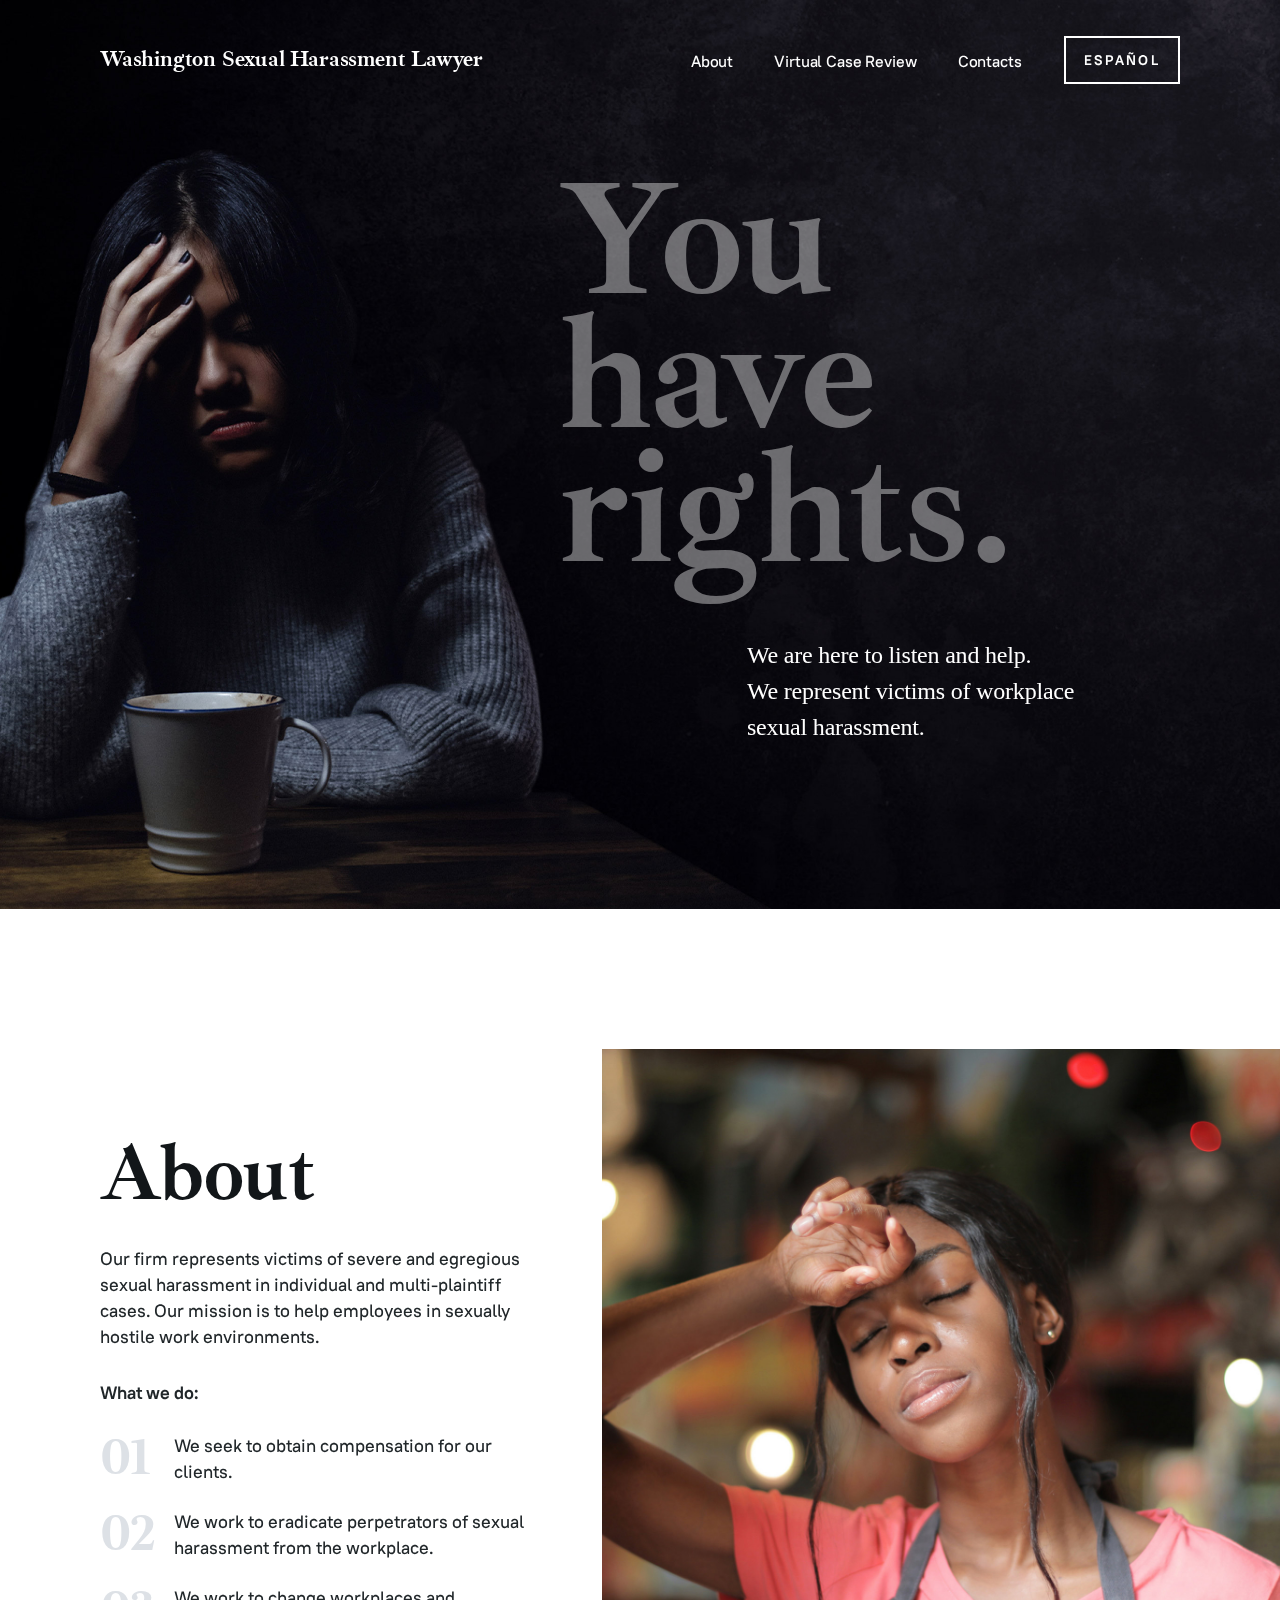
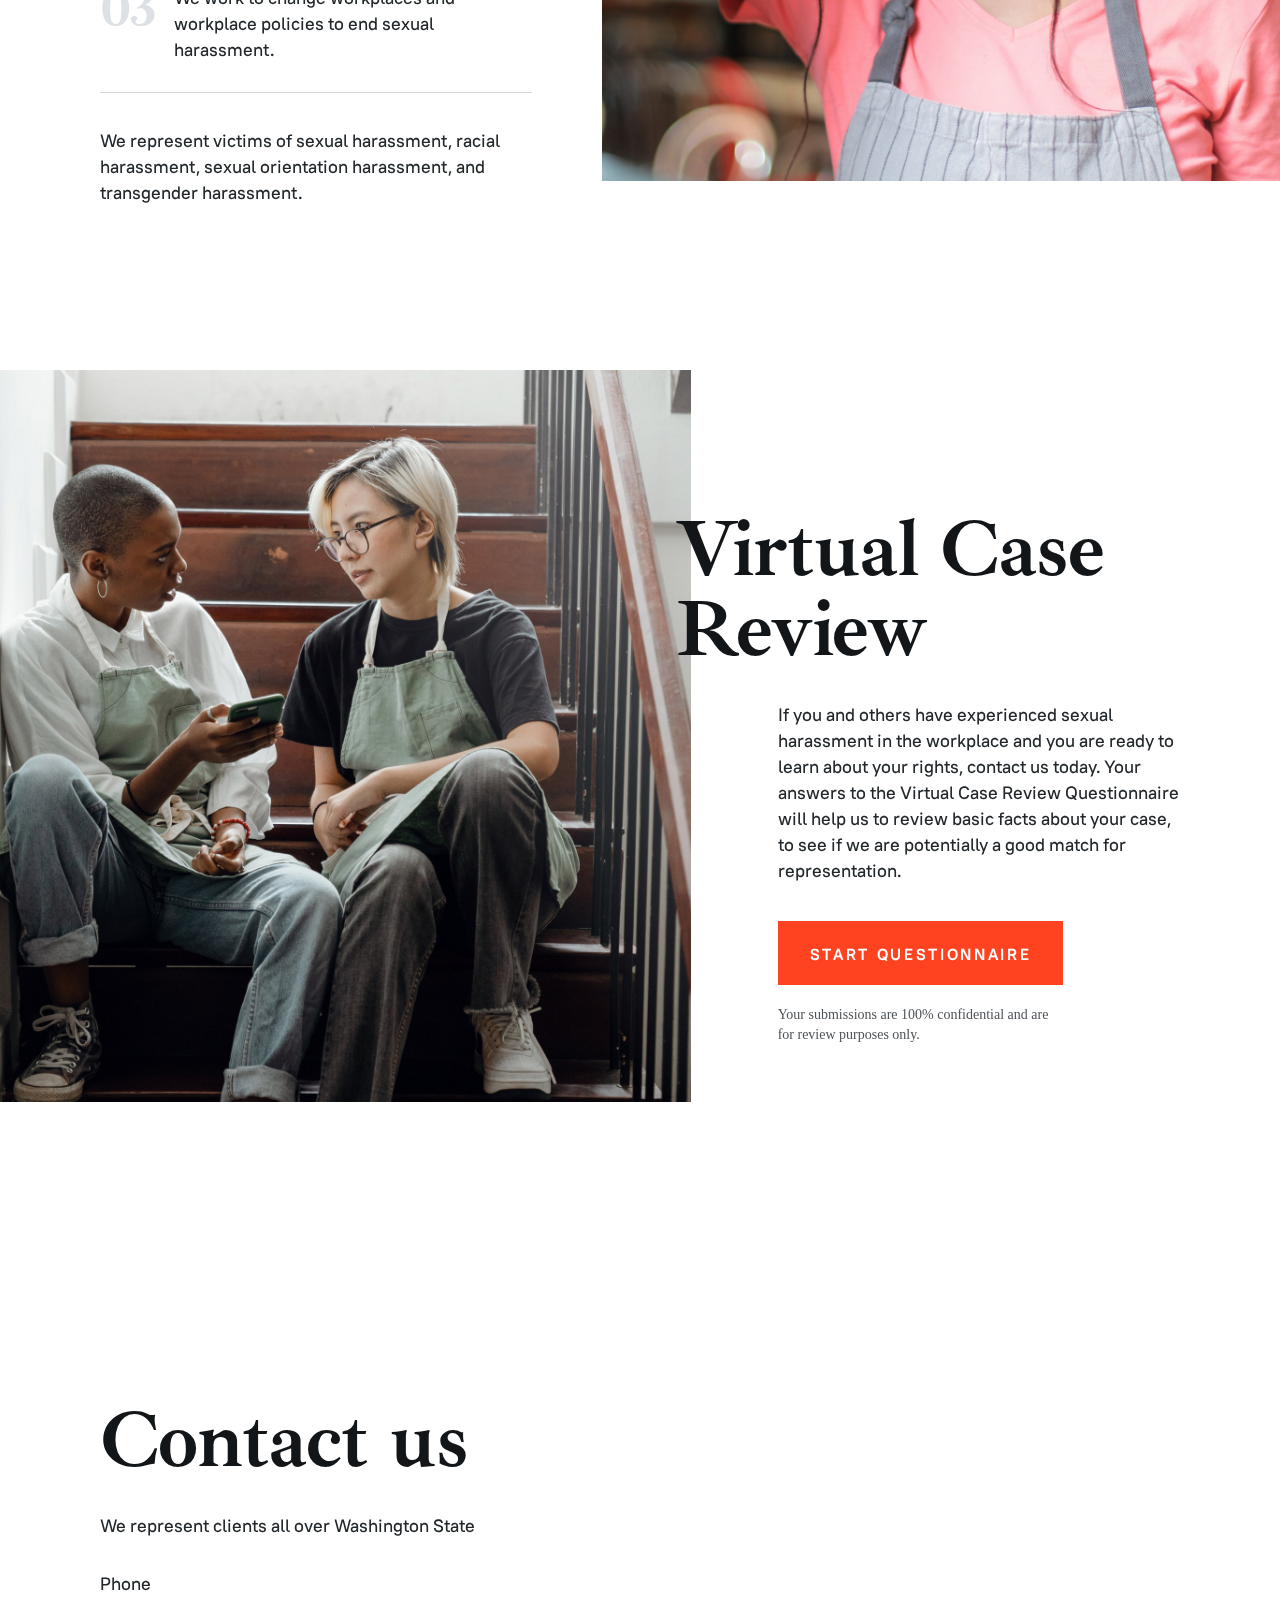
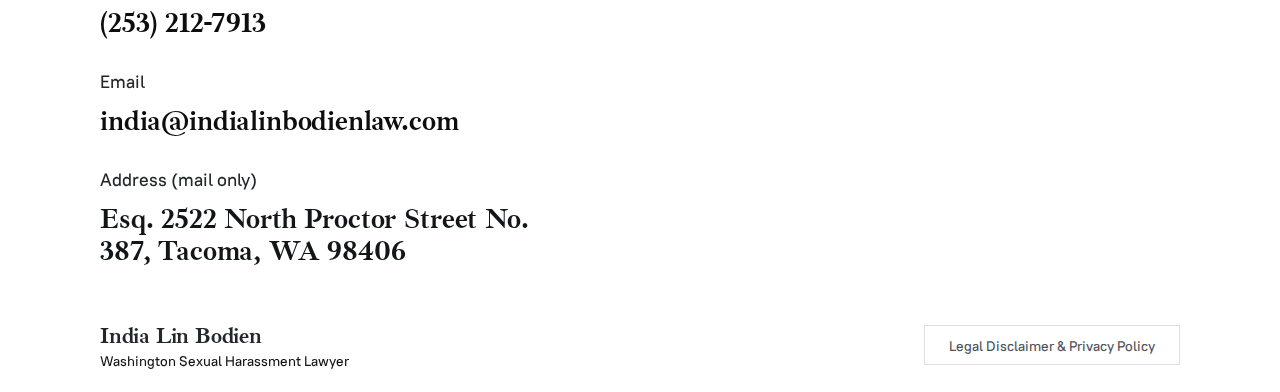
<file: index.html>
<!DOCTYPE html>
<html lang="en">
  <head>
    <meta http-equiv="Content-Type" content="text/html; charset=utf-8" />
    <meta
      name="viewport"
      content="width=device-width, initial-scale=1, maximum-scale=1, minimum-scale=1"
    />
    <meta name="description" content="Sexual Harassment" />
    <link rel="shortcut icon" href="/favicon.png" type="image/x-icon" />
    <title>Lawyer for Sexual Harassment in Washington</title>
    <link rel="stylesheet" href="css/all.css" media="all" />
  </head>
  <body>
    <!--wrapper  start -->
    <div id="wrapper" class="wrapper">
      <div class="w1">
        <header id="header">
          <div class="head-holder">
            <strong class="logo">
              <span class="caption"
                ><span class="english"
                  >Washington Sexual Harassment Lawyer</span
                ></span
              >
            </strong>
            <nav id="nav" class="nav">
              <div class="mobile-holder">
                <a href="#" class="link-open"
                  ><span></span><span></span><span></span
                ></a>
                <ul class="menu">
                  <li>
                    <a href="#" data-id="#about" class="scroll-to"
                      ><span class="english">About</span></a
                    >
                  </li>
                  <li>
                    <a data-id="#virtual" class="scroll-to" href="#"
                      ><span class="english">Virtual Case Review</span></a
                    >
                  </li>
                  <li>
                    <a data-id="#contact" class="scroll-to" href="#"
                      ><span class="english">Contacts</span></a
                    >
                  </li>
                  <li class="has-btn">
                    <a class="btn" href="/espanol"
                      ><span><span class="english">Español</span></span></a
                    >
                  </li>
                </ul>
              </div>
            </nav>
          </div>
        </header>
        <main id="main">
          <div id="intro" class="holder">
            <div class="content">
              <div class="text right">
                <h1><span class="english">You have rights.</span></h1>
                <strong class="caption"
                  ><span class="english"
                    >We are here to listen and help. <br />
                    We represent victims of workplace sexual harassment.</span
                  ></strong
                >
              </div>
            </div>
          </div>
          <div id="about" class="holder">
            <div class="hold-img">
              <img src="images/image.jpg" alt="image" />
            </div>
            <div class="content">
              <div class="text left">
                <h2><span class="english">About</span></h2>
                <strong class="caption">
                  <span class="english"
                    >Our firm represents victims of severe and egregious sexual
                    harassment in individual and multi-plaintiff cases. Our
                    mission is to help employees in sexually hostile work
                    environments.</span
                  >
                </strong>
                <h3><span class="english">What we do:</span></h3>
                <ul class="list">
                  <li>
                    <span class="number">01</span>
                    <span class="inner-text">
                      <span class="english"
                        >We seek to obtain compensation for our clients.</span
                      >
                    </span>
                  </li>
                  <li>
                    <span class="number">02</span>
                    <span class="inner-text">
                      <span class="english"
                        >We work to eradicate perpetrators of sexual harassment
                        from the workplace.
                      </span>
                    </span>
                  </li>
                  <li>
                    <span class="number">03</span>
                    <span class="inner-text">
                      <span class="english"
                        >We work to change workplaces and workplace policies to
                        end sexual harassment.</span
                      >
                    </span>
                  </li>
                </ul>
                <p>
                  <span class="english"
                    >We represent victims of sexual harassment, racial
                    harassment, sexual orientation harassment, and transgender
                    harassment.</span
                  >
                </p>
              </div>
              <div class="mobile-img">
                <img src="images/image.jpg" alt="image" />
              </div>
            </div>
          </div>
          <div id="virtual" class="holder">
            <div class="hold-img">
              <img src="images/image2.jpg" alt="image" />
            </div>
            <div class="content">
              <div class="text right">
                <h2><span class="english">Virtual Case Review</span></h2>
                <div class="virtual-text">
                  <strong class="caption">
                    <span class="english"
                      >If you and others have experienced sexual harassment in
                      the workplace and you are ready to learn about your
                      rights, contact us today. Your answers to the Virtual Case
                      Review Questionnaire will help us to review basic facts
                      about your case, to see if we are potentially a good match
                      for representation.</span
                    >
                  </strong>
                  <div class="hold-btn">
                    <a href="#form-steps" class="btn-red modal-link"
                      ><span
                        ><span class="english">start Questionnaire</span></span
                      ></a
                    >
                    <span class="btn-caption"
                      ><span class="english"
                        >Your submissions are 100% confidential and are <br />
                        for review purposes only.</span
                      >
                    </span>
                  </div>
                </div>
              </div>
              <div class="mobile-img">
                <img src="images/image2.jpg" alt="image" />
              </div>
            </div>
          </div>
          <div id="contact" class="holder">
            <div class="content">
              <div class="text left">
                <h2><span class="english">Contact us</span></h2>
                <strong class="caption"
                  ><span class="english"
                    >We represent clients all over Washington State</span
                  ></strong
                >
                <dl>
                  <dt><span class="english">Phone</span></dt>
                  <dd>
                    <a class="custom-link" href="tel:(253) 212-7913"
                      >(253) 212-7913</a
                    >
                  </dd>
                  <dt><span class="english">Email</span></dt>
                  <dd>
                    <a
                      class="custom-link"
                      href="mailto:&#105;&#110;&#100;&#105;&#097;&#064;&#105;&#110;&#100;&#105;&#097;&#108;&#105;&#110;&#098;&#111;&#100;&#105;&#101;&#110;&#108;&#097;&#119;&#046;&#099;&#111;&#109;"
                      >&#105;&#110;&#100;&#105;&#097;&#064;&#105;&#110;&#100;&#105;&#097;&#108;&#105;&#110;&#098;&#111;&#100;&#105;&#101;&#110;&#108;&#097;&#119;&#046;&#099;&#111;&#109;</a
                    >
                  </dd>
                  <dt><span class="english">Address (mail only)</span></dt>
                  <dd>
                    Esq. 2522 North Proctor Street No. 387, Tacoma, WA 98406
                  </dd>
                </dl>
              </div>
              <div class="mobile-img">
                <div class="form-block">
                  <div class="content">
                    <div class="form-holder">
                      <form
                        action="https://usebasin.com/f/71a1623e7d02"
                        class="form"
                        method="POST"
                      >
                        <fieldset>
                          <div class="form-group">
                            <input
                              type="text"
                              required
                              id="Name"
                              name="Name"
                              class="text-input"
                              value=""
                            />
                            <label for="Name"
                              ><span class="english">Name</span></label
                            >
                          </div>
                          <div class="form-group">
                            <input
                              type="text"
                              required
                              id="Phone"
                              name="Phone"
                              class="text-input"
                              value=""
                            />
                            <label for="Phone"
                              ><span class="english">Phone number</span></label
                            >
                          </div>
                          <div class="form-group">
                            <input
                              type="email"
                              required
                              autocomplete="off"
                              id="Email"
                              name="Email"
                              class="text-input"
                              value=""
                            />
                            <label for="Email"
                              ><span class="english">Email</span></label
                            >
                          </div>
                          <div class="hold-box">
                            <button class="btn-red" type="submit">
                              <span><span class="english">Submit</span></span>
                            </button>
                          </div>
                        </fieldset>
                      </form>
                    </div>
                  </div>
                </div>
              </div>
            </div>
          </div>
        </main>
      </div>
      <footer id="footer">
        <div class="footer-holder">
          <strong class="logo">
            <span class="caption"
              ><span class="english">India Lin Bodien</span></span
            >
            <span class="descript"
              ><span class="english"
                >Washington Sexual Harassment Lawyer</span
              ></span
            >
          </strong>
          <div class="btn-holder">
            <a href="disclaimer.html" target="_blank" class="btn-footer"
              ><span
                ><span class="english"
                  >Legal Disclaimer &amp; Privacy Policy</span
                ></span
              ></a
            >
          </div>
        </div>
      </footer>
    </div>
    <span class="fader "></span>
    <div id="form-steps" class="modal form-steps">
      <a class="close" href="#">close</a>
      <div class="holder-modal">
        <div class="form-block">
          <div class="form-holder">
            <form
              action="https://usebasin.com/f/71a1623e7d02"
              class="form"
              method="POST"
            >
              <fieldset>
                <div class="head">
                  <h3><span class="english">Virtual Case Review</span></h3>
                  <span class="number-step">
                    <span class="current">1</span>of<span class="total">3</span>
                  </span>
                </div>
                <ul class="step-tabs">
                  <li class="active">
                    <div class="form-group">
                      <input
                        type="text"
                        required
                        id="nameEmployer"
                        name="nameEmployer"
                        class="text-input"
                        value=""
                      />
                      <label for="nameEmployer"
                        ><span class="english">Name of employer</span></label
                      >
                    </div>
                    <div class="form-group">
                      <input
                        type="number"
                        min="1"
                        max="100"
                        required
                        id="number-of-victims"
                        name="number-of-victims"
                        class="text-input"
                        value=""
                      />
                      <label for="number-of-victims"
                        ><span class="english">Number of victims</span></label
                      >
                    </div>
                    <div class="form-wrap date">
                      <strong class="title"
                        ><span class="english"
                          >Period of harassment</span
                        ></strong
                      >
                      <div class="hold-box ">
                        <div class="form-group">
                          <input
                            type="text"
                            readonly
                            id="date-from"
                            name="Period-from"
                            class="text-input date-picker"
                            value=""
                          />
                          <label for="date-from">From</label>
                        </div>
                        <div class="form-group">
                          <input
                            type="text"
                            readonly
                            id="date-to"
                            name="Period-to"
                            class="text-input date-picker"
                            value=""
                          />
                          <label for="date-to">To</label>
                        </div>
                      </div>
                    </div>
                  </li>
                  <li>
                    <div class="form-wrap">
                      <strong class="title"
                        ><span class="english"
                          >Are there witnesses?</span
                        ></strong
                      >
                      <div class="hold-radio-box">
                        <div class="hold-radio first">
                          <input
                            type="radio"
                            required
                            name="witnesses"
                            id="witnesses"
                          />
                          <label for="witnesses"
                            ><span class="english">Yes</span></label
                          >
                        </div>
                        <div class="hold-radio">
                          <input
                            type="radio"
                            required
                            name="witnesses"
                            id="witnesses1"
                          />
                          <label for="witnesses1"
                            ><span class="english">No</span></label
                          >
                        </div>
                      </div>
                    </div>
                    <div class="form-wrap">
                      <strong class="title"
                        ><span class="english"
                          >Was a complaint made to management about
                          harassment?</span
                        ></strong
                      >
                      <div class="hold-radio-box">
                        <div class="hold-radio first">
                          <input
                            type="radio"
                            required
                            name="harassment"
                            id="harassment"
                          />
                          <label for="harassment"
                            ><span class="english">Yes</span></label
                          >
                        </div>
                        <div class="hold-radio">
                          <input
                            type="radio"
                            required
                            name="harassment"
                            id="harassment1"
                          />
                          <label for="harassment1"
                            ><span class="english">No</span></label
                          >
                        </div>
                      </div>
                    </div>
                    <div class="form-text">
                      <div class="form-group">
                        <textarea
                          maxlength="256"
                          id="textarea"
                          class="text-input"
                          name="Summary"
                          cols="1"
                          rows="1"
                        ></textarea>
                        <label for="textarea"
                          ><span class="english">Summary of case</span></label
                        >
                      </div>
                      <span class="count-symbols"
                        ><span class="number">0</span>/<span class="total"
                          >256</span
                        ></span
                      >
                    </div>
                  </li>
                  <li class=" last">
                    <div class="form-group">
                      <input
                        type="text"
                        required
                        id="modalName"
                        name="Name"
                        class="text-input"
                        value=""
                      />
                      <label for="modalName"
                        ><span class="english">Your name</span></label
                      >
                    </div>
                    <div class="form-group">
                      <input
                        type="text"
                        required
                        id="modalPhone"
                        name="Phone"
                        class="text-input"
                        value=""
                      />
                      <label for="modalPhone"
                        ><span class="english">Your phone number</span></label
                      >
                    </div>
                    <div class="form-group">
                      <input
                        type="email"
                        required
                        autocomplete="off"
                        id="modalEmail"
                        name="Email"
                        class="text-input"
                        value=""
                      />
                      <label for="modalEmail"
                        ><span class="english">Your Email</span></label
                      >
                    </div>
                  </li>
                </ul>
                <div class="hold-box">
                  <button class="btn-arrow" type="button">
                    <span>back</span>
                  </button>
                  <button class="btn-red" type="button">
                    <span>Continue</span>
                  </button>
                </div>
              </fieldset>
            </form>
          </div>
        </div>
        <div class="image-holder">
          <img src="images/image.jpg" alt="image" />
        </div>
      </div>
    </div>
    <script src="js/jquery-3.5.1.min.js"></script>
    <script src="js/jquery-ui.min.js"></script>
    <script src="js/main.js"></script>
  </body>
</html>
</file>
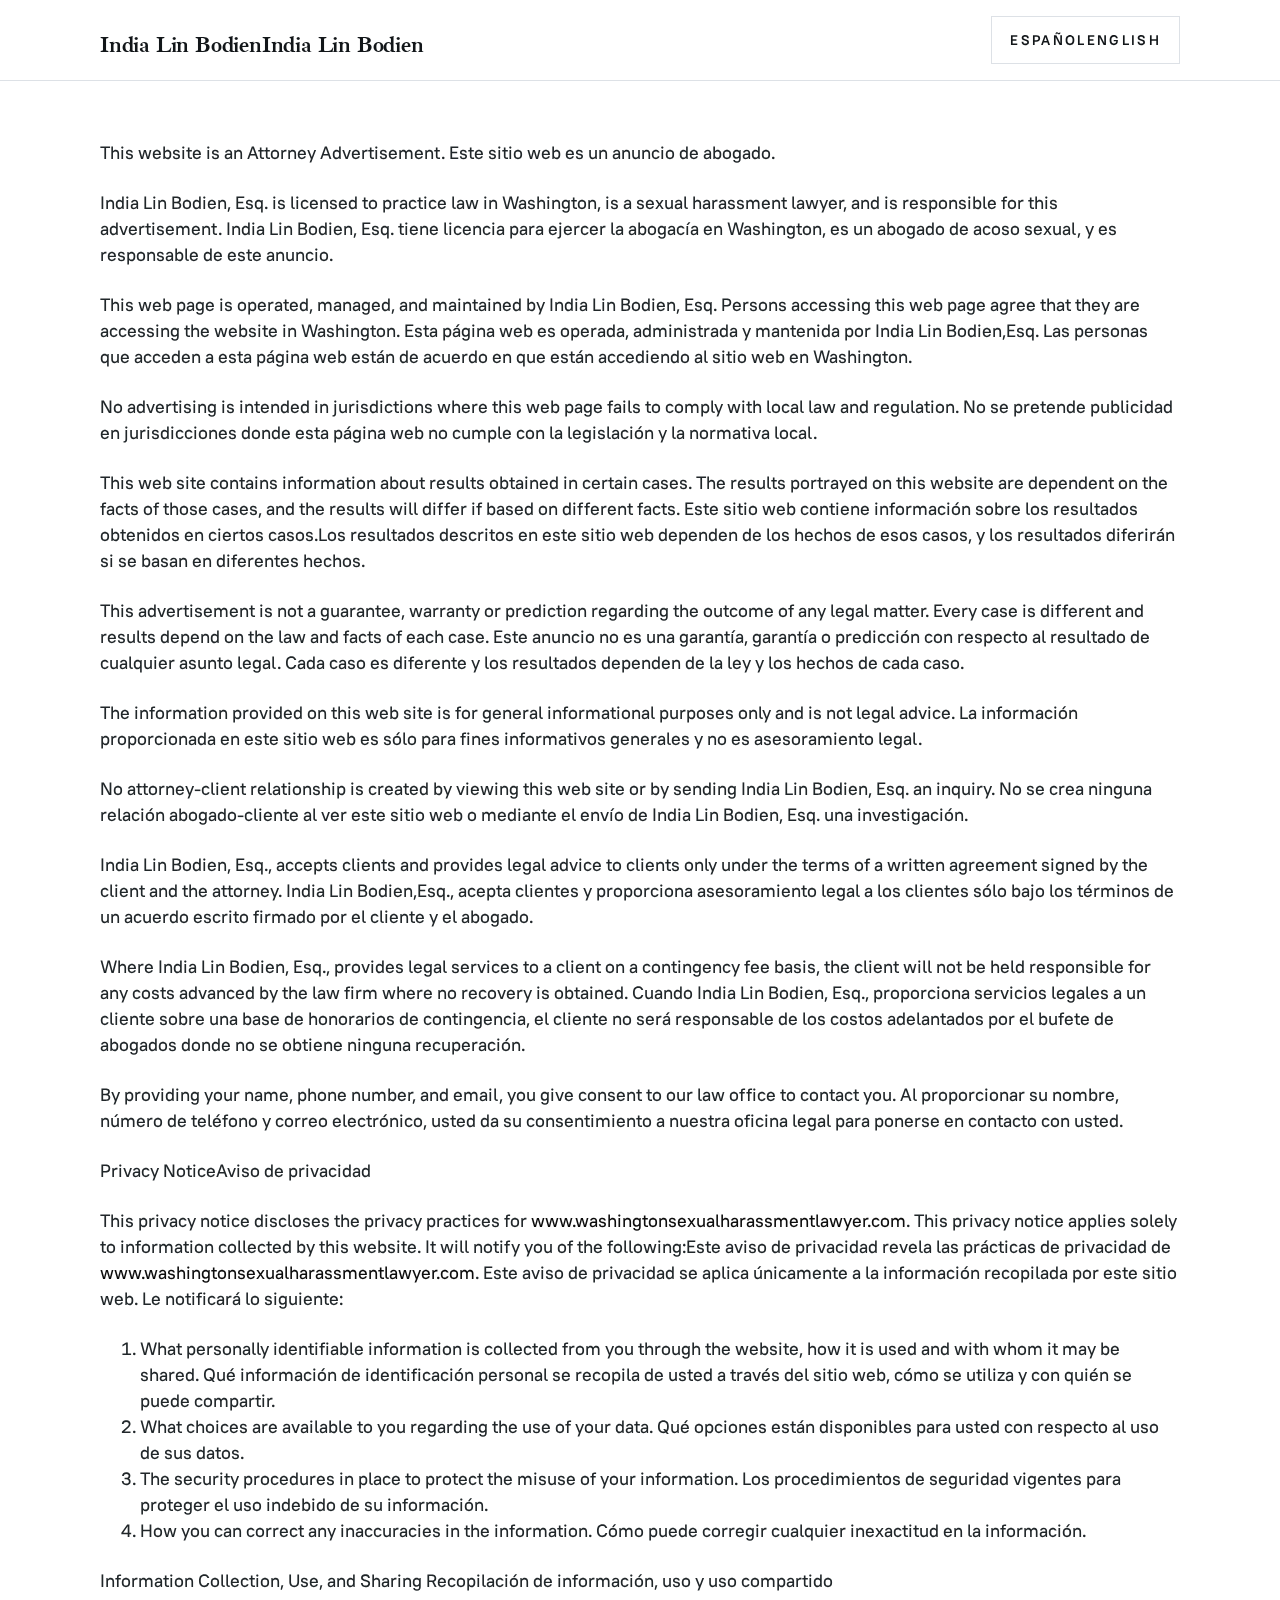
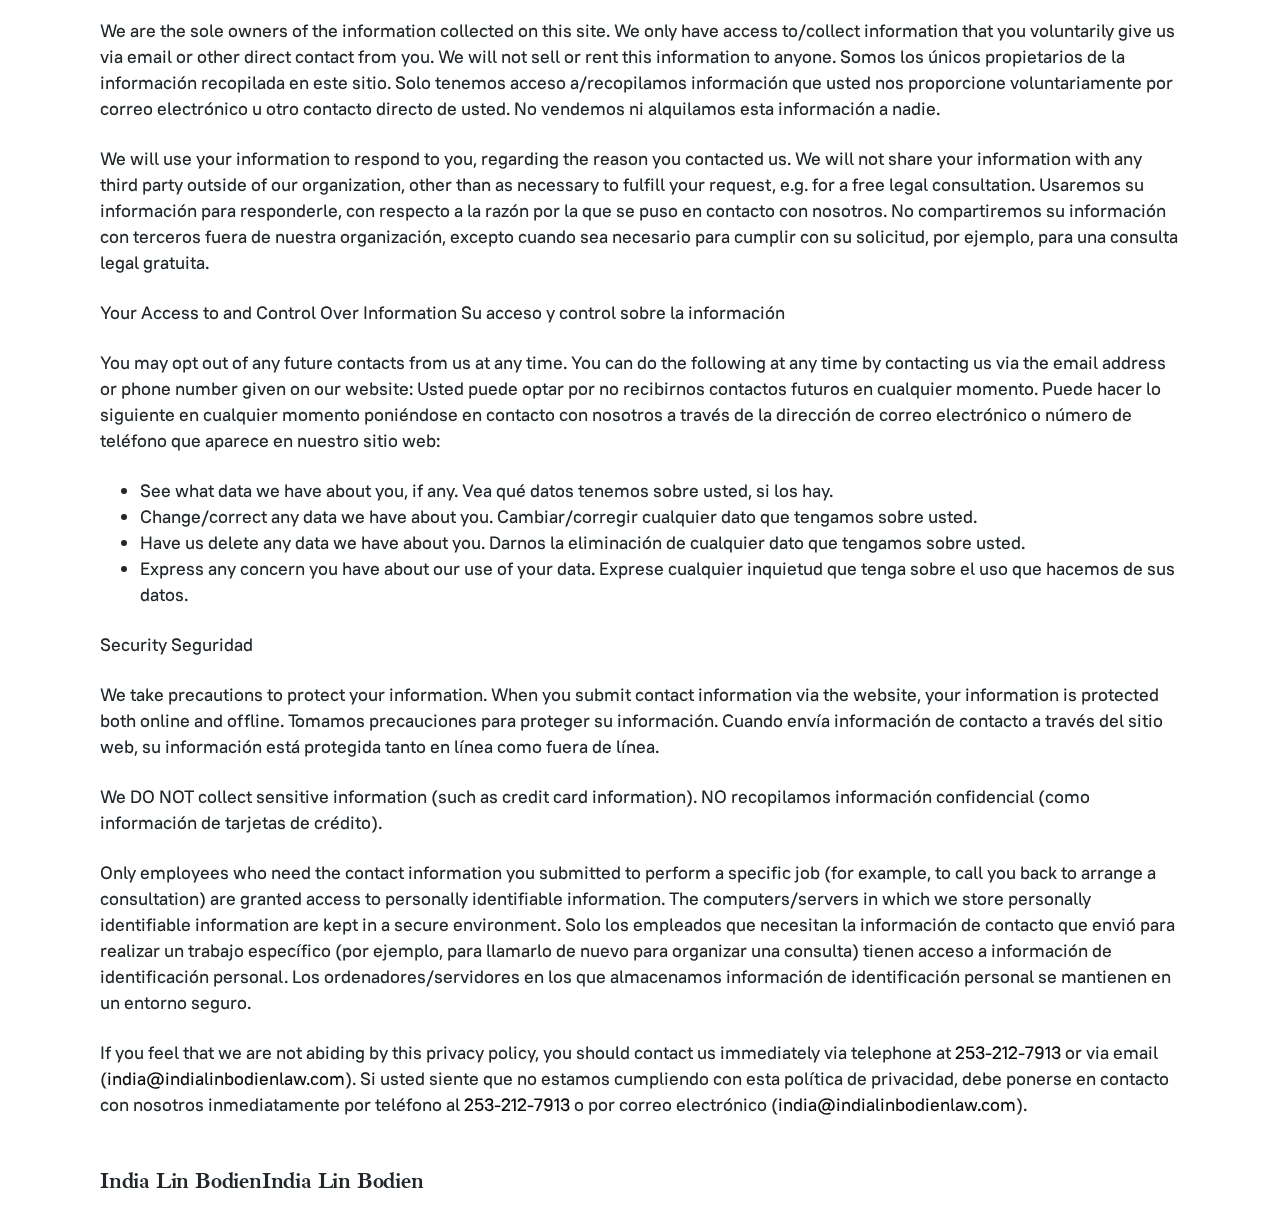
<file: disclaimer.html>
<!DOCTYPE html>
<html lang="en">
<head>
	<meta http-equiv="Content-Type" content="text/html; charset=utf-8"/>
	<meta name="viewport"  content="width=device-width, initial-scale=1, maximum-scale=1, minimum-scale=1">
	<meta name="description" content="Sexual Disclaimer">
	<link rel="shortcut icon" href="favicon.png" type="image/x-icon">
	<title>Sexual Harassment | Disclaimer</title>
	<link rel="stylesheet" href="css/all.css" media="all"/>
</head>
<body class="disclaimer">
<!--wrapper  start -->
	<div id="wrapper" class="wrapper">
		<div class="w1">
			<header id="header" class="sticky">
				<div class="head-holder">
					<strong class="logo">
						<span class="caption"><span class="english">India Lin Bodien</span><span class="spanish">India Lin Bodien</span></span>
					</strong>
					<nav id="nav" class="nav">						<div class="mobile-holder">
							<a href="#" class="link-open"><span></span><span></span><span></span></a>
							<ul class="menu">
								<li class="has-btn"><a class="btn" href="#"><span><span class="english">Español</span><span class="spanish">English</span></span></a></li>
							</ul>
						</div>					</nav>
				</div>
			</header>
			<main id="main">
				<div class="holder">
					<div class="content">
						<p><span class="english">This website is an Attorney Advertisement. </span>
						<span class="spanish">Este sitio web es un anuncio de abogado.</span></p>
						<p><span class="english">India Lin Bodien, Esq. is licensed to practice law in Washington, is a sexual harassment lawyer, and is responsible for this advertisement.</span>
						<span class="spanish">India Lin Bodien, Esq. tiene licencia para ejercer la abogacía en Washington, es un abogado de acoso sexual, y es responsable de este anuncio.</span></p>
						<p><span class="english">This web page is operated, managed, and maintained by India Lin Bodien, Esq. Persons accessing this web page agree that they are accessing the website in Washington.</span>
						<span class="spanish">Esta página web es operada, administrada y mantenida por India Lin  Bodien,Esq. Las personas que acceden a esta página web están de acuerdo en que están accediendo al sitio web en Washington.</span></p>
						<p><span class="english">No advertising is intended in jurisdictions where this web page fails to comply with local law and regulation.</span>
						<span class="spanish">No se pretende publicidad en jurisdicciones donde esta página web no cumple con la legislación y la normativa local.</span></p>
						<p><span class="english">This web site contains information about results obtained in certain cases. The results portrayed on this website are dependent on the facts of those cases, and the results will differ if based on different facts.</span>
						<span class="spanish">Este sitio web contiene información sobre los resultados obtenidos en ciertos casos.Los resultados descritos en este sitio web dependen de los hechos de esos casos, y los resultados diferirán si se basan en diferentes hechos.</span></p>
						<p><span class="english">This advertisement is not a guarantee, warranty or prediction regarding the outcome of any legal matter. Every case is different and results depend on the law and facts of each case.</span>
						<span class="spanish">Este anuncio no es una garantía, garantía o predicción con respecto al resultado de cualquier asunto legal. Cada caso es  diferente y los resultados dependen de la ley y los hechos de cada caso.</span></p>
						<p><span class="english">The information provided on this web site is for general informational purposes only and is not legal advice.</span>
						<span class="spanish">La información proporcionada en este sitio web es sólo para fines informativos generales y no es asesoramiento legal.</span> </p>
						<p><span class="english">No attorney-client relationship is created by viewing this web site or by sending India Lin Bodien, Esq. an inquiry.</span>
						<span class="spanish">No se crea ninguna relación abogado-cliente al ver este sitio web o mediante el envío de India Lin  Bodien, Esq. una investigación.</span></p>
						<p><span class="english">India Lin Bodien, Esq., accepts clients and provides legal advice to clients only under the terms of a written agreement signed by the client and the attorney.</span>
						<span class="spanish">India Lin  Bodien,Esq., acepta clientes y proporciona asesoramiento legal a los clientes sólo bajo los términos de un acuerdo escrito firmado por el cliente y el abogado.</span></p>
						<p><span class="english">Where India Lin Bodien, Esq., provides legal services to a client on a contingency fee basis, the client will not be held responsible for any costs advanced by the law firm where no recovery is obtained.</span>
						<span class="spanish">Cuando India Lin  Bodien, Esq., proporciona servicios legales a un cliente sobre una base de honorarios de contingencia, el cliente no será responsable de los costos adelantados por el bufete de abogados donde no se obtiene ninguna recuperación.</span></p>
						<p><span class="english">By providing your name, phone number, and email, you give consent to our law office to contact you.</span>
						<span class="spanish">Al proporcionar su nombre, número de teléfono y correo electrónico, usted da su consentimiento a nuestra oficina legal para ponerse en contacto con usted.</span></p>
						<p><span class="english">Privacy Notice</span><span class="spanish">Aviso de privacidad</span></p>
						<p>
							<span class="english">This privacy notice discloses the privacy practices for <a href="https://washingtonsexualharassmentlawyer.com">www.washingtonsexualharassmentlawyer.com</a>. This privacy notice applies solely to information collected by this website. It will notify you of the following:</span><span class="spanish">Este aviso de privacidad revela las prácticas de privacidad de <a href="https://washingtonsexualharassmentlawyer.com">www.washingtonsexualharassmentlawyer.com</a>. Este aviso de privacidad se aplica únicamente a la información recopilada por este sitio web. Le notificará lo siguiente:</span>
							<ol>
								<li>
									<span class="english">What personally identifiable information is collected from you through the website, how it is used and with whom it may be shared.</span>
									<span class="spanish">Qué información de identificación personal se recopila de usted a través del sitio web, cómo se utiliza y con quién se puede compartir.</span>
								</li>
								<li>
									<span class="english">What choices are available to you regarding the use of your data.</span>
									<span class="spanish">Qué opciones están disponibles para usted con respecto al uso de sus datos.</span>
								</li>
								<li>
									<span class="english">The security procedures in place to protect the misuse of your information.</span>
									<span class="spanish">Los procedimientos de seguridad vigentes para proteger el uso indebido de su información.</span>
								</li>
								<li>
									<span class="english">How you can correct any inaccuracies in the information.</span>
									<span class="spanish">Cómo puede corregir cualquier inexactitud en la información.</span>
								</li>
							</ol>
						</p>
						<p>
							<span class="english">Information Collection, Use, and Sharing </span>
							<span class="spanish">Recopilación de información, uso y uso compartido </span>
						</p>

						<p>
							<span class="english">We are the sole owners of the information collected on this site. We only have access to/collect information that you voluntarily give us via email or other direct contact from you. We will not sell or rent this information to anyone.</span>
							<span class="spanish">Somos los únicos propietarios de la información recopilada en este sitio. Solo tenemos acceso a/recopilamos información que usted nos proporcione voluntariamente por correo electrónico u otro contacto directo de usted. No vendemos ni alquilamos esta información a nadie.</span>
						</p>
						<p>
							<span class="english">We will use your information to respond to you, regarding the reason you contacted us. We will not share your information with any third party outside of our organization, other than as necessary to fulfill your request, e.g. for a free legal consultation.</span>
							<span class="spanish">Usaremos su información para responderle, con respecto a la razón por la que se puso en contacto con nosotros. No compartiremos su información con terceros fuera de nuestra organización, excepto cuando sea necesario para cumplir con su solicitud, por ejemplo, para una consulta legal gratuita.</span>
						</p>
						<p>
							<span class="english">Your Access to and Control Over Information </span>
							<span class="spanish">Su acceso y control sobre la información </span>
						</p>
						<p>
							<span class="english">You may opt out of any future contacts from us at any time. You can do the following at any time by contacting us via the email address or phone number given on our website:</span>
							<span class="spanish">Usted puede optar por no recibirnos contactos futuros en cualquier momento. Puede hacer lo siguiente en cualquier momento poniéndose en contacto con nosotros a través de la dirección de correo electrónico o número de teléfono que aparece en nuestro sitio web:</span>
							<ul>
								<li>
									<span class="english">See what data we have about you, if any.</span>
									<span class="spanish">Vea qué datos tenemos sobre usted, si los hay.</span>
								</li>
								<li>
									<span class="english">Change/correct any data we have about you.</span>
									<span class="spanish">Cambiar/corregir cualquier dato que tengamos sobre usted.</span>
								</li>
								<li>
									<span class="english">Have us delete any data we have about you.</span>
									<span class="spanish">Darnos la eliminación de cualquier dato que tengamos sobre usted.</span>
								</li>
								<li>
									<span class="english">Express any concern you have about our use of your data.</span>
									<span class="spanish">Exprese cualquier inquietud que tenga sobre el uso que hacemos de sus datos.</span>
								</li>
							</ul>
						</p>
						<p>
							<span class="english">Security</span>
							<span class="spanish">Seguridad</span>
						</p>
						<p>
							<span class="english">We take precautions to protect your information. When you submit contact information via the website, your information is protected both online and offline.</span>
							<span class="spanish">Tomamos precauciones para proteger su información. Cuando envía información de contacto a través del sitio web, su información está protegida tanto en línea como fuera de línea.</span>
						</p>
						<p>
							<span class="english">We DO NOT collect sensitive information (such as credit card information).</span>
							<span class="spanish">NO recopilamos información confidencial (como información de tarjetas de crédito).</span>
						</p>
						<p>
							<span class="english">Only employees who need the  contact information you submitted to perform a specific job (for example, to call you back to arrange a consultation) are granted access to personally identifiable information. The computers/servers in which we store personally identifiable information are kept in a secure environment.</span>
							<span class="spanish">Solo los empleados que necesitan la información de contacto que envió para realizar un trabajo específico (por ejemplo, para llamarlo de nuevo para organizar una consulta) tienen acceso a información de identificación personal. Los ordenadores/servidores en los que almacenamos información de identificación personal se mantienen en un entorno seguro.</span>
						</p>
						<p>
							<span class="english">If you feel that we are not abiding by this privacy policy, you should contact us immediately via telephone at <a href="tel:253-212-7913">253-212-7913</a> or via email (<a href="mailto:&#105;&#110;&#100;&#105;&#097;&#064;&#105;&#110;&#100;&#105;&#097;&#108;&#105;&#110;&#098;&#111;&#100;&#105;&#101;&#110;&#108;&#097;&#119;&#046;&#099;&#111;&#109;">&#105;&#110;&#100;&#105;&#097;&#064;&#105;&#110;&#100;&#105;&#097;&#108;&#105;&#110;&#098;&#111;&#100;&#105;&#101;&#110;&#108;&#097;&#119;&#046;&#099;&#111;&#109;</a>).</span>
							<span class="spanish">Si usted siente que no estamos cumpliendo con esta política de privacidad, debe ponerse en contacto con nosotros inmediatamente por teléfono al <a href="tel:253-212-7913">253-212-7913</a> o por correo electrónico (<a href="mailto:&#105;&#110;&#100;&#105;&#097;&#064;&#105;&#110;&#100;&#105;&#097;&#108;&#105;&#110;&#098;&#111;&#100;&#105;&#101;&#110;&#108;&#097;&#119;&#046;&#099;&#111;&#109;">&#105;&#110;&#100;&#105;&#097;&#064;&#105;&#110;&#100;&#105;&#097;&#108;&#105;&#110;&#098;&#111;&#100;&#105;&#101;&#110;&#108;&#097;&#119;&#046;&#099;&#111;&#109;</a>).</span>
						</p>

					</div>
				</div>
			</main>
		</div>
		<footer id="footer">
			<div class="footer-holder">
				<strong class="logo">
					<span class="caption"><span class="english">India Lin Bodien</span><span class="spanish">India Lin Bodien</span></span>
				</strong>
			</div>
		</footer>
	</div>
	<script src="js/jquery-3.5.1.min.js"></script>
	<script src="js/jquery-ui.min.js"></script>
	<script src="js/main.js"></script>
</body>

</html>
</file>
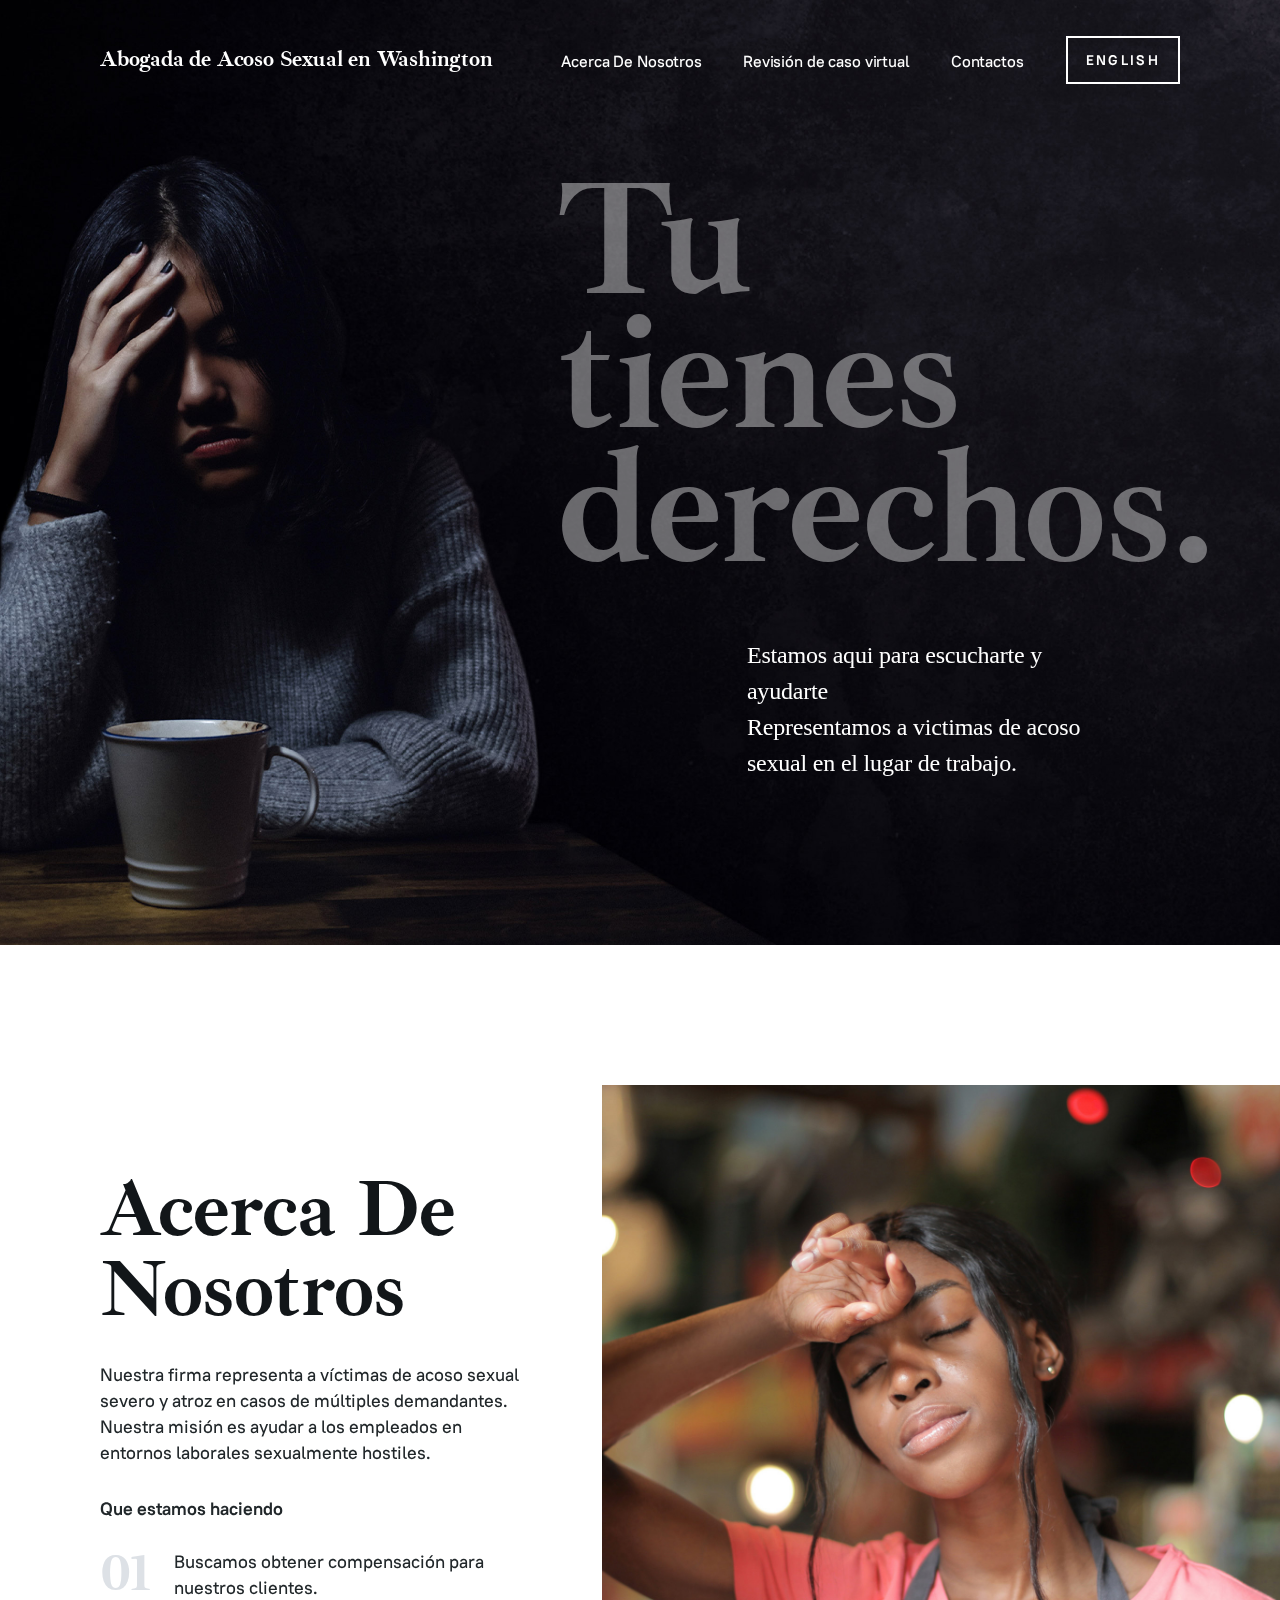
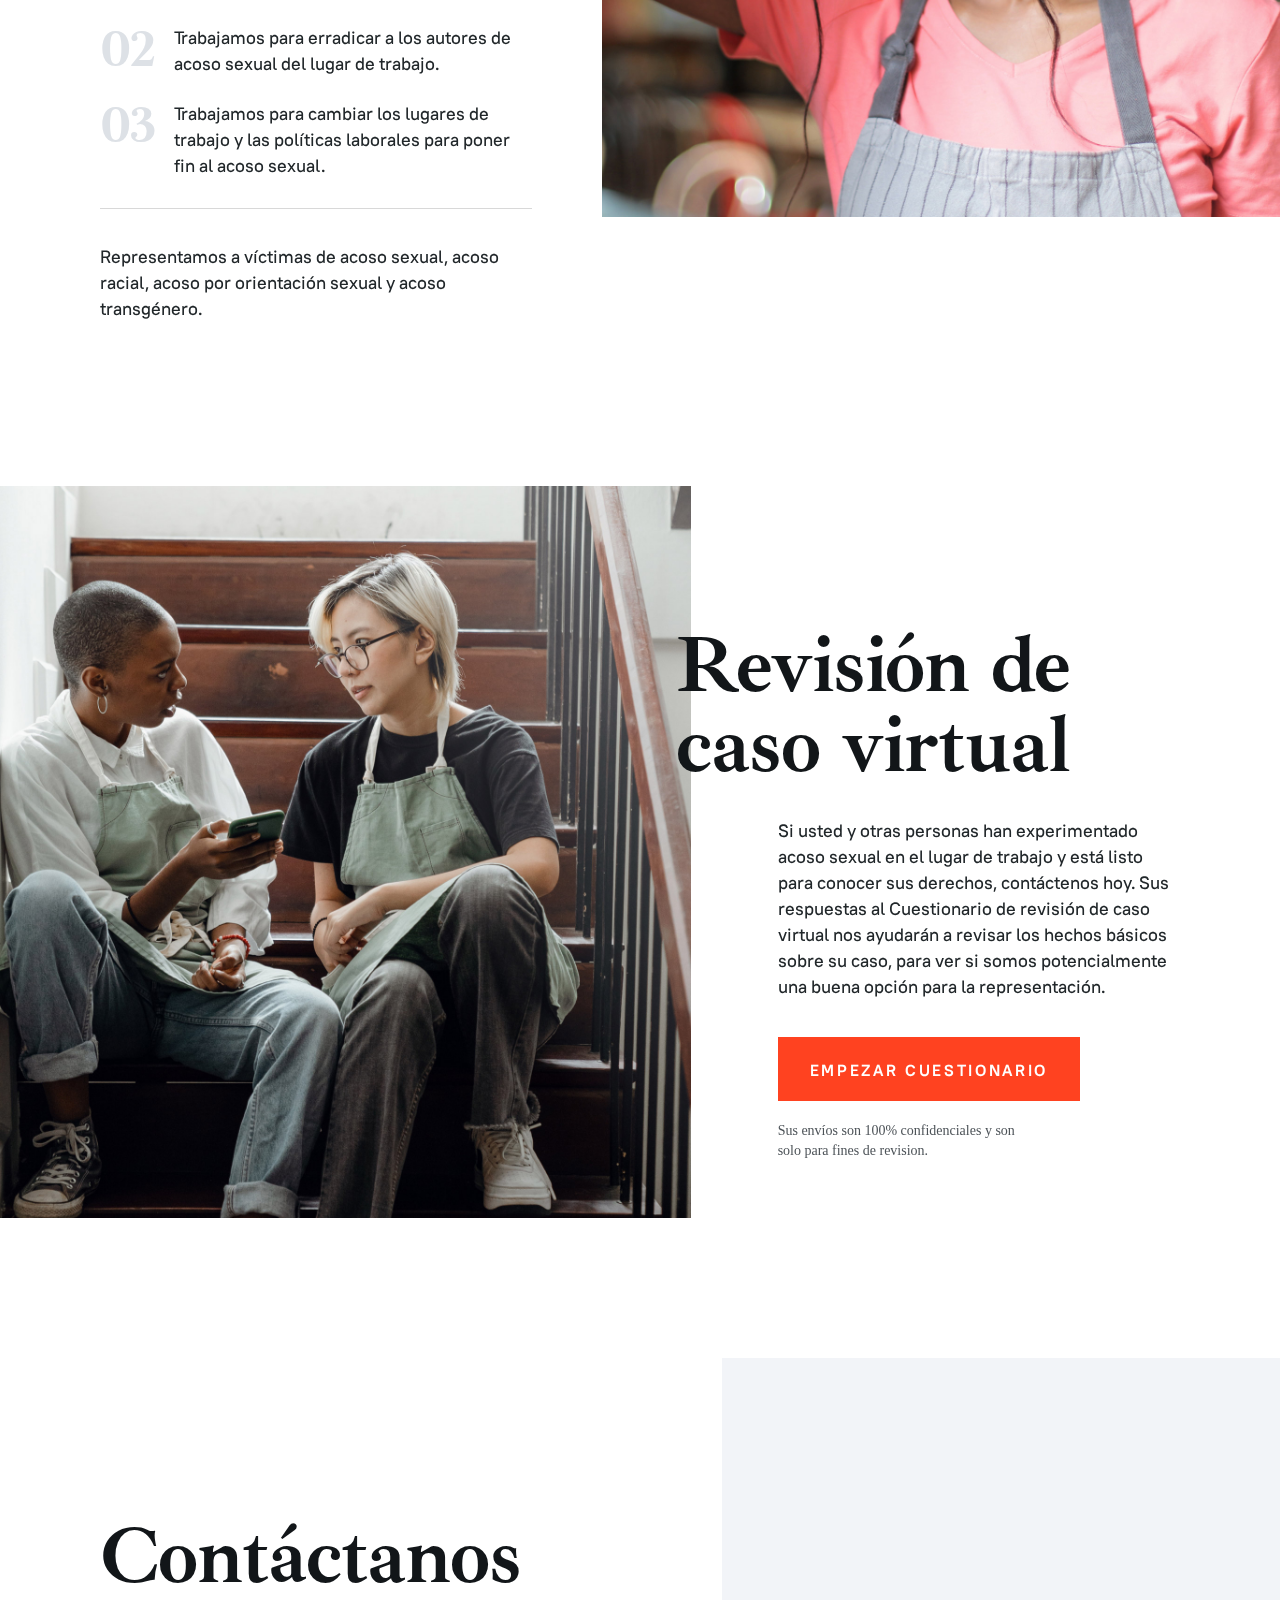
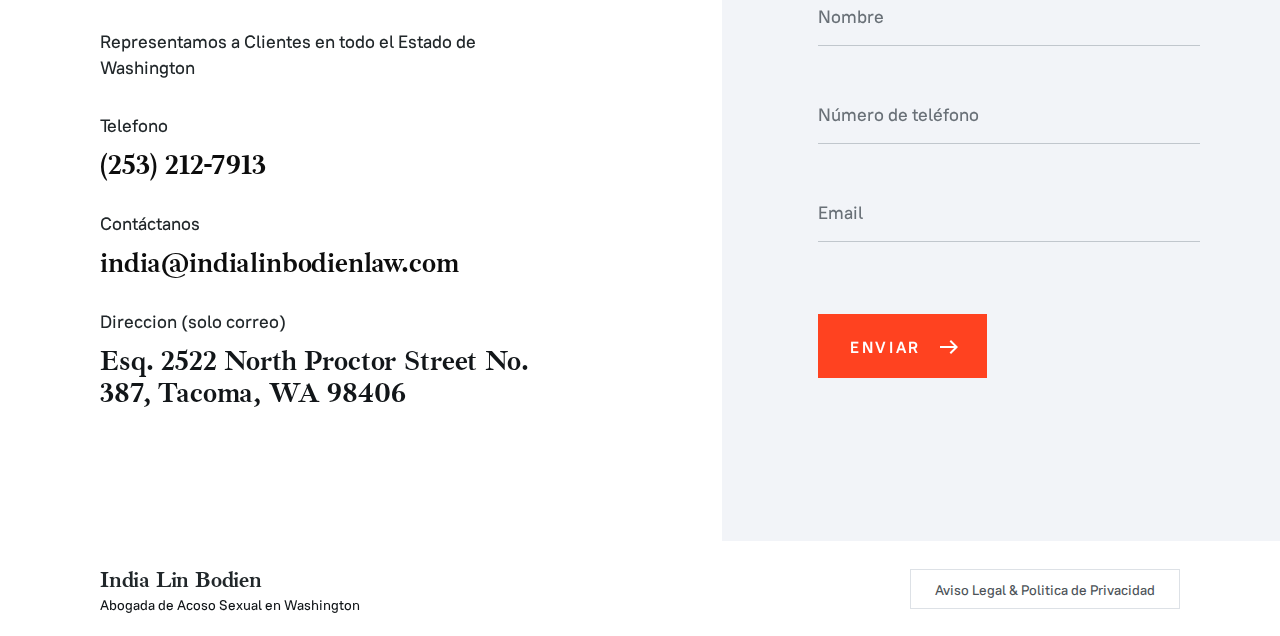
<file: espanol.html>
<html lang="en">
  <head>
    <meta http-equiv="Content-Type" content="text/html; charset=utf-8" />
    <meta
      name="viewport"
      content="width=device-width, initial-scale=1, maximum-scale=1, minimum-scale=1"
    />
    <meta name="description" content="Sexual Harassment" />
    <link rel="shortcut icon" href="/favicon.png" type="image/x-icon" />
    <title>Lawyer for Sexual Harassment in Washington</title>
    <link rel="stylesheet" href="css/all.css" media="all" />
  </head>
  <body>
    <!--wrapper  start -->
    <div id="wrapper" class="wrapper">
      <div class="w1">
        <header id="header">
          <div class="head-holder">
            <strong class="logo">
              <span class="caption"
                ><span class="spanish"
                  >Abogada de Acoso Sexual en Washington</span
                ></span
              >
            </strong>
            <nav id="nav" class="nav">
              <div class="mobile-holder">
                <a href="#" class="link-open"
                  ><span></span><span></span><span></span
                ></a>
                <ul class="menu">
                  <li>
                    <a href="#" data-id="#about" class="scroll-to">
                      <span class="spanish">Acerca De Nosotros</span>
                    </a>
                  </li>
                  <li>
                    <a data-id="#virtual" class="scroll-to" href="#"
                      ><span class="spanish">Revisión de caso virtual</span></a
                    >
                  </li>
                  <li>
                    <a data-id="#contact" class="scroll-to" href="#"
                      ><span class="spanish">Contactos</span></a
                    >
                  </li>
                  <li class="has-btn">
                    <a class="btn" href="/"
                      ><span><span class="spanish">English</span></span></a
                    >
                  </li>
                </ul>
              </div>
            </nav>
          </div>
        </header>
        <main id="main">
          <div id="intro" class="holder">
            <div class="content">
              <div class="text right">
                <h1><span class="spanish">Tu tienes derechos.</span></h1>
                <strong class="caption"
                  ><span class="spanish"
                    >Estamos aqui para escucharte y ayudarte <br />Representamos
                    a victimas de acoso sexual en el lugar de trabajo.</span
                  ></strong
                >
              </div>
            </div>
          </div>
          <div id="about" class="holder">
            <div class="hold-img">
              <img src="images/image.jpg" alt="image" />
            </div>
            <div class="content">
              <div class="text left">
                <h2><span class="spanish">Acerca De Nosotros</span></h2>
                <strong class="caption">
                  <span class="spanish"
                    >Nuestra firma representa a víctimas de acoso sexual severo
                    y atroz en casos de múltiples demandantes. Nuestra misión es
                    ayudar a los empleados en entornos laborales sexualmente
                    hostiles.</span
                  >
                </strong>
                <h3><span class="spanish">Que estamos haciendo</span></h3>
                <ul class="list">
                  <li>
                    <span class="number">01</span>
                    <span class="inner-text">
                      <span class="spanish"
                        >Buscamos obtener compensación para nuestros
                        clientes.</span
                      >
                    </span>
                  </li>
                  <li>
                    <span class="number">02</span>
                    <span class="inner-text">
                      <span class="spanish"
                        >Trabajamos para erradicar a los autores de acoso sexual
                        del lugar de trabajo.</span
                      >
                    </span>
                  </li>
                  <li>
                    <span class="number">03</span>
                    <span class="inner-text">
                      <span class="spanish"
                        >Trabajamos para cambiar los lugares de trabajo y las
                        políticas laborales para poner fin al acoso
                        sexual.</span
                      >
                    </span>
                  </li>
                </ul>
                <p>
                  <span class="spanish"
                    >Representamos a víctimas de acoso sexual, acoso racial,
                    acoso por orientación sexual y acoso transgénero.
                  </span>
                </p>
              </div>
              <div class="mobile-img">
                <img src="images/image.jpg" alt="image" />
              </div>
            </div>
          </div>
          <div id="virtual" class="holder">
            <div class="hold-img">
              <img src="images/image2.jpg" alt="image" />
            </div>
            <div class="content">
              <div class="text right">
                <h2><span class="spanish">Revisión de caso virtual</span></h2>
                <div class="virtual-text">
                  <strong class="caption">
                    <span class="spanish"
                      >Si usted y otras personas han experimentado acoso sexual
                      en el lugar de trabajo y está listo para conocer sus
                      derechos, contáctenos hoy. Sus respuestas al Cuestionario
                      de revisión de caso virtual nos ayudarán a revisar los
                      hechos básicos sobre su caso, para ver si somos
                      potencialmente una buena opción para la
                      representación.</span
                    >
                  </strong>
                  <div class="hold-btn">
                    <a href="#form-steps" class="btn-red modal-link"
                      ><span
                        ><span class="spanish">Empezar Cuestionario</span></span
                      ></a
                    >
                    <span class="btn-caption">
                      <span class="spanish"
                        >Sus envíos son 100% confidenciales y son <br />
                        solo para fines de revision.</span
                      ></span
                    >
                  </div>
                </div>
              </div>
              <div class="mobile-img">
                <img src="images/image2.jpg" alt="image" />
              </div>
            </div>
          </div>
          <div id="contact" class="holder">
            <div class="hold-img">
              <div class="form-block">
                <div class="content">
                  <div class="form-holder">
                    <form
                      action="https://usebasin.com/f/71a1623e7d02"
                      class="form"
                      method="POST"
                    >
                      <fieldset>
                        <div class="form-group">
                          <input
                            type="text"
                            required
                            id="Name"
                            name="Name"
                            class="text-input"
                            value=""
                          />
                          <label for="Name"
                            ><span class="spanish">Nombre</span></label
                          >
                        </div>
                        <div class="form-group">
                          <input
                            type="text"
                            required
                            id="Phone"
                            name="Phone"
                            class="text-input"
                            value=""
                          />
                          <label for="Phone"
                            ><span class="spanish"
                              >Número de teléfono</span
                            ></label
                          >
                        </div>
                        <div class="form-group">
                          <input
                            type="email"
                            required
                            autocomplete="off"
                            id="Email"
                            name="Email"
                            class="text-input"
                            value=""
                          />
                          <label for="Email"
                            ><span class="spanish">Email</span></label
                          >
                        </div>
                        <div class="hold-box">
                          <button class="btn-red" type="submit">
                            <span><span class="spanish">Enviar</span></span>
                          </button>
                        </div>
                      </fieldset>
                    </form>
                  </div>
                </div>
              </div>
            </div>
            <div class="content">
              <div class="text left">
                <h2><span class="spanish">Contáctanos</span></h2>
                <strong class="caption"
                  ><span class="spanish"
                    >Representamos a Clientes en todo el Estado de
                    Washington</span
                  ></strong
                >
                <dl>
                  <dt><span class="spanish">Telefono</span></dt>
                  <dd>
                    <a class="custom-link" href="tel:(253) 212-7913"
                      >(253) 212-7913</a
                    >
                  </dd>
                  <dt><span class="spanish">Contáctanos</span></dt>
                  <dd>
                    <a
                      class="custom-link"
                      href="mailto:&#105;&#110;&#100;&#105;&#097;&#064;&#105;&#110;&#100;&#105;&#097;&#108;&#105;&#110;&#098;&#111;&#100;&#105;&#101;&#110;&#108;&#097;&#119;&#046;&#099;&#111;&#109;"
                      >&#105;&#110;&#100;&#105;&#097;&#064;&#105;&#110;&#100;&#105;&#097;&#108;&#105;&#110;&#098;&#111;&#100;&#105;&#101;&#110;&#108;&#097;&#119;&#046;&#099;&#111;&#109;</a
                    >
                  </dd>
                  <dt><span class="spanish">Direccion (solo correo)</span></dt>
                  <dd>
                    Esq. 2522 North Proctor Street No. 387, Tacoma, WA 98406
                  </dd>
                </dl>
              </div>
              <div class="mobile-img">
                <div class="form-block">
                  <div class="content">
                    <div class="form-holder">
                      <form
                        action="https://usebasin.com/f/71a1623e7d02"
                        class="form"
                        method="POST"
                      >
                        <fieldset>
                          <div class="form-group">
                            <input
                              type="text"
                              required
                              id="Name"
                              name="Name"
                              class="text-input"
                              value=""
                            />
                            <label for="Name"
                              ><span class="spanish">Nombre</span></label
                            >
                          </div>
                          <div class="form-group">
                            <input
                              type="text"
                              required
                              id="Phone"
                              name="Phone"
                              class="text-input"
                              value=""
                            />
                            <label for="Phone"
                              ><span class="spanish"
                                >Número de teléfono</span
                              ></label
                            >
                          </div>
                          <div class="form-group">
                            <input
                              type="email"
                              required
                              autocomplete="off"
                              id="Email"
                              name="Email"
                              class="text-input"
                              value=""
                            />
                            <label for="Email"
                              ><span class="spanish">Email</span></label
                            >
                          </div>
                          <div class="hold-box">
                            <button class="btn-red" type="submit">
                              <span><span class="spanish">Enviar</span></span>
                            </button>
                          </div>
                        </fieldset>
                      </form>
                    </div>
                  </div>
                </div>
              </div>
            </div>
          </div>
        </main>
      </div>
      <footer id="footer">
        <div class="footer-holder">
          <strong class="logo">
            <span class="caption"
              ><span class="spanish">India Lin Bodien</span></span
            >
            <span class="descript"
              ><span class="spanish"
                >Abogada de Acoso Sexual en Washington</span
              ></span
            >
          </strong>
          <div class="btn-holder">
            <a href="disclaimer.html" target="_blank" class="btn-footer"
              ><span
                ><span class="spanish"
                  >Aviso Legal & Politica de Privacidad</span
                ></span
              ></a
            >
          </div>
        </div>
      </footer>
    </div>
    <span class="fader "></span>
    <div id="form-steps" class="modal form-steps">
      <a class="close" href="#">close</a>
      <div class="holder-modal">
        <div class="form-block">
          <div class="form-holder">
            <form
              action="https://usebasin.com/f/71a1623e7d02"
              class="form"
              method="POST"
            >
              <fieldset>
                <div class="head">
                  <h3><span class="spanish">Revisión de caso virtual</span></h3>
                  <span class="number-step">
                    <span class="current">1</span>of<span class="total">3</span>
                  </span>
                </div>
                <ul class="step-tabs">
                  <li class="active">
                    <div class="form-group">
                      <input
                        type="text"
                        required
                        id="nameEmployer"
                        name="nameEmployer"
                        class="text-input"
                        value=""
                      />
                      <label for="nameEmployer"
                        ><span class="spanish"
                          >Nombre del empleador</span
                        ></label
                      >
                    </div>
                    <div class="form-group">
                      <input
                        type="number"
                        min="1"
                        max="100"
                        required
                        id="number-of-victims"
                        name="number-of-victims"
                        class="text-input"
                        value=""
                      />
                      <label for="number-of-victims"
                        ><span class="spanish">Numero de victimas</span></label
                      >
                    </div>
                    <div class="form-wrap date">
                      <strong class="title"
                        ><span class="spanish">Periodo de acoso</span></strong
                      >
                      <div class="hold-box ">
                        <div class="form-group">
                          <input
                            type="text"
                            readonly
                            id="date-from"
                            name="Period-from"
                            class="text-input date-picker"
                            value=""
                          />
                          <label for="date-from">From</label>
                        </div>
                        <div class="form-group">
                          <input
                            type="text"
                            readonly
                            id="date-to"
                            name="Period-to"
                            class="text-input date-picker"
                            value=""
                          />
                          <label for="date-to">To</label>
                        </div>
                      </div>
                    </div>
                  </li>
                  <li>
                    <div class="form-wrap">
                      <strong class="title"
                        ><span class="spanish">Hay testigos?</span></strong
                      >
                      <div class="hold-radio-box">
                        <div class="hold-radio first">
                          <input
                            type="radio"
                            required
                            name="witnesses"
                            id="witnesses"
                          />
                          <label for="witnesses"
                            ><span class="spanish">Si</span></label
                          >
                        </div>
                        <div class="hold-radio">
                          <input
                            type="radio"
                            required
                            name="witnesses"
                            id="witnesses1"
                          />
                          <label for="witnesses1"
                            ><span class="spanish">No</span></label
                          >
                        </div>
                      </div>
                    </div>
                    <div class="form-wrap">
                      <strong class="title"
                        ><span class="spanish"
                          >Fue presentada una queja a la gerencia sobre el
                          acoso?</span
                        ></strong
                      >
                      <div class="hold-radio-box">
                        <div class="hold-radio first">
                          <input
                            type="radio"
                            required
                            name="harassment"
                            id="harassment"
                          />
                          <label for="harassment"
                            ><span class="spanish">Si</span></label
                          >
                        </div>
                        <div class="hold-radio">
                          <input
                            type="radio"
                            required
                            name="harassment"
                            id="harassment1"
                          />
                          <label for="harassment1"
                            ><span class="spanish">No</span></label
                          >
                        </div>
                      </div>
                    </div>
                    <div class="form-text">
                      <div class="form-group">
                        <textarea
                          maxlength="256"
                          id="textarea"
                          class="text-input"
                          name="Summary"
                          cols="1"
                          rows="1"
                        ></textarea>
                        <label for="textarea"
                          ><span class="spanish">Resumen del Caso</span></label
                        >
                      </div>
                      <span class="count-symbols"
                        ><span class="number">0</span>/<span class="total"
                          >256</span
                        ></span
                      >
                    </div>
                  </li>
                  <li class=" last">
                    <div class="form-group">
                      <input
                        type="text"
                        required
                        id="modalName"
                        name="Name"
                        class="text-input"
                        value=""
                      />
                      <label for="modalName"
                        ><span class="spanish">Su nombre</span></label
                      >
                    </div>
                    <div class="form-group">
                      <input
                        type="text"
                        required
                        id="modalPhone"
                        name="Phone"
                        class="text-input"
                        value=""
                      />
                      <label for="modalPhone"
                        ><span class="spanish"
                          >Su número de teléfono</span
                        ></label
                      >
                    </div>
                    <div class="form-group">
                      <input
                        type="email"
                        required
                        autocomplete="off"
                        id="modalEmail"
                        name="Email"
                        class="text-input"
                        value=""
                      />
                      <label for="modalEmail"
                        ><span class="spanish">Su email</span></label
                      >
                    </div>
                  </li>
                </ul>
                <div class="hold-box">
                  <button class="btn-arrow" type="button">
                    <span>back</span>
                  </button>
                  <button class="btn-red" type="button">
                    <span>Continue</span>
                  </button>
                </div>
              </fieldset>
            </form>
          </div>
        </div>
        <div class="image-holder">
          <img src="images/image.jpg" alt="image" />
        </div>
      </div>
    </div>
    <script src="js/jquery-3.5.1.min.js"></script>
    <script src="js/jquery-ui.min.js"></script>
    <script src="js/main.js"></script>
  </body>
</html>
</file>
<file: css/all.css>
@font-face {
	font-family:'Conv_PT_Medium';
	src: url('../fonts/PT Root UI_Medium.eot');
	src: url('../fonts/PT Root UI_Medium.woff') format('woff'),
		url('../fonts/PT Root UI_Medium.ttf') format('truetype'),
		url('../fonts/PT Root UI_Medium.svg') format('svg');
	font-weight: normal;
	font-style: normal;
}
@font-face {
	font-family: 'Conv_PT_Bold';
	src: url('../fonts/PT Root UI_Bold.eot');
	src: url('../fonts/PT Root UI_Bold.woff') format('woff'),
	url('../fonts/PT Root UI_Bold.ttf') format('truetype'),
	url('../fonts/PT Root UI_Bold.svg') format('svg');
	font-weight: normal;
	font-style: normal;
}
@font-face {
    font-family: 'ibarra_real_novabold';
    src: url('../fonts/ibarrarealnova-bold-webfont.woff2') format('woff2'),
         url('../fonts/ibarrarealnova-bold-webfont.woff') format('woff');
    font-weight: normal;
    font-style: normal;
}

html, body {
	height: 100%;
}

body {
	color: #21272A;
	background: #fff;
	min-width: 320px;
	margin:0;
	padding:0;
	-webkit-backface-visibility: hidden;
	-moz-backface-visibility: hidden;
	-ms-backface-visibility: hidden;
	-webkit-overflow-scrolling: touch;
	-webkit-tap-highlight-color: rgba(0, 0, 0, 0);
	font: 18px/26px 'Conv_PT_Medium', Helvetica, sans-serif;
	-webkit-font-smoothing: antialiased;
	-moz-osx-font-smoothing: grayscale;
	-webkit-font-smoothing: antialiased;
}

/* General reset */
form, fieldset {
  margin: 0;
  padding: 0;
  border-style: none;
}

img {
  border-style: none;
  vertical-align: top;
}

input, select, textarea {
  vertical-align: middle;
  font: 12px 'Conv_PT_Medium', helvetica, sans-serif;
}

a {
  color: #0D0D0D;
  text-decoration: none;
  position:relative;
}
a.link-custom:after {	content:"";	display:block;	clear:both;
	-webkit-transition: all  0.2s ease-out;
	-moz-transition: all  0.2s ease-out;
	-o-transition: all  0.2s ease-out;
	transition: all 0.2s ease-out;
	bottom:0;
	left:0;
	height:1px;
	width:0;
	background:#0D0D0D;
}
a:hover {
  text-decoration: none;
}
a.link-custom:hover:after{
	width:100%;
}

article, aside, details, figcaption, figure,
footer, header, hgroup, menu, nav, section {
  display: block;
}

figure {
  margin: 0;
}

button::-moz-focus-inner {
  padding: 0;
  border: 0;
}

html {
  -webkit-text-size-adjust: none;
}
*, :after, :before {
    box-sizing: border-box;
}
a:focus,
a:hover {
  outline: none;
  outline: 0;
}
h1,h2,h3,h3,h5{
	font-weight:normal;
	margin:0 0 15px;
	font-family: 'ibarra_real_novabold';
}
.custom-link{
	position:relative;
	display:inline-block;	vertical-align:top;
}

.custom-link:after {
	content:"";
	display:block;
	clear:both;
	position:absolute;
	bottom:0;
	left:0;
	background:#121619;
	width:0;
	height:1px;
	-webkit-transition: all  0.3s ease-out;
	-moz-transition: all  0.3s ease-out;
	-o-transition: all  0.3s ease-out;
	transition: all 0.3s ease-out;
}
.custom-link:hover:after {
	width:100%;
}
#wrapper{
	width:100%;
	overflow:hidden;
	padding-top:100px;
}
#header{
	width:100%;
	margin:0 auto;
	position:absolute;
	left:0;
	right:0;
	top:100px;
	z-index:10;
	margin-top:-100px;
	-webkit-transition: margin-top 0.2s linear;
	-moz-transition: margin-top 0.2s linear;
	-o-transition: margin-top 0.2s linear;
	transition: margin-top 0.2s linear;
}
#header.sticky,
.disclaimer #header{
	position: fixed;
	top:0;
	margin-top:0;
	background:#fff;
	z-index:20;
	box-shadow: 0 1px 0 0 #DDE1E6;
}
#main{
	margin-top:-100px;
}

#header:after {	content:"";	display:block;	clear:both;}
#header .logo{
	float:left;
	font-weight:normal;
}
#header .head-holder{
	max-width:1080px;
	margin:0 auto;
	color: #FFFFFF;
  display: flex;
  justify-content: space-between;
  align-items: center;
  height: 120px;
}
#header.sticky .head-holder,
.disclaimer #header .head-holder{
  height: 80px;
}
.disclaimer #header .head-holder{
	padding:17px 0;
}
#header .head-holder:after {	content:"";	display:block;	clear:both;}
#header .logo .caption{
	font-family: "ibarra_real_novabold";
	font-size: 22px;
	letter-spacing: -0.2px;
	display:block;
	color:#fff;
	margin:0;
}
#header.sticky .logo .caption,
.disclaimer #header .logo .caption{
	color:#121619;
}
.disclaimer #header .logo .caption{
	margin:12px 0 0;
}
.disclaimer .holder{
	padding:140px 0 0;
}
#header.sticky .logo .descript,
.disclaimer #header .logo .descript{
	color: #4D5358;
}
#header .logo .descript{
	font-size: 14px;
	letter-spacing: 0;
	line-height: 20px;
	display:block;
}
.mobile-holder{
	float:right;
	width:auto;
}
.nav{
  margin-left: auto;
}
.nav .menu{
	margin:0;	padding:0;	list-style:none;
	width:100%;
	overflow:hidden;
}
.nav .menu li{
	float:left;
	margin:0 0 0 41px;
	padding:4px 0 0 ;
}
.nav .menu li.has-btn{
	padding:0;
	margin:0 0 0 42px;
}
.nav .menu a{
	font-size: 16px;
	letter-spacing: -0.13px;
	line-height: 22px;
	padding:10px 0;
	display:block;
	position:relative;
	color:#fff;
}
#header.sticky .nav .menu a,
.disclaimer #header .nav .menu a{
	color: #121619;
}
.nav .menu a:after {	content:"";
	display:block;
	clear:both;
	height:2px;
	width:0;
	position:absolute;
	bottom:0;
	left:0;
	background:#fff;
	-webkit-transition: all  0.2s ease-out;
	-moz-transition: all  0.2s ease-out;
	-o-transition: all  0.2s ease-out;
	transition: all 0.2s ease-out;}
.nav .menu li a:hover:after{
	width:100%;
}
.nav .menu a.btn{
	padding:11px 18px;
	text-transform:uppercase;
	border: 2px solid #FFFFFF;
	font-family: 'Conv_PT_Bold';
	letter-spacing: 2.33px;
	font-size: 14px;
	line-height: 22px;;
}
#header.sticky .nav .menu a:hover,
.disclaimer #header .nav .menu a:hover{
	color: #FF4220;
}
#header.sticky .nav .menu a:after:hover,
.disclaimer #header .nav .menu a:after:hover{
	width:0;
}

#header.sticky .nav .menu a:after,
.disclaimer #header .nav .menu a:after{
	background:#FF4220;
}
#header.sticky  .nav .menu li a:hover:after,
.disclaimer #header  .nav .menu li a:hover:after{
	width:0;
}
#header.sticky .nav .menu li.active a:hover:after,
.disclaimer #header .nav .menu li.active a:hover:after{
	width:100%;
}
#header.sticky .nav .menu a.btn,
.disclaimer #header .nav .menu a.btn{
	border: 1px solid #DDE1E6;
	background-color: #FFFFFF;
	padding:12px 18px;
}

.nav .menu li.active a:after{
	width:100%;
}

#header.sticky .nav .menu a.btn:after {display:none;}
.nav .menu a.btn:after {
	height:100%;
	z-index:1;
}
.nav .menu a.btn:hover:after{
	width:100%;
}
.nav .menu a.btn span{
	position:relative;
	z-index:3;
}
.nav .menu a.btn:hover{
	color:#21272A;
}
.nav .menu a.btn:focus{
	border: 2px solid #FFFFFF;
	background-color: rgba(255,255,255,0.2);
	color:#fff;
}
.nav .menu a.btn:focus:after{
	display:none;

}
.holder{
	width:100%;
	position:relative;
	overflow:hidden;
}
.content{
	max-width:1080px;
	margin:0 auto;
}
.content:after {	content:"";	display:block;	clear:both;}

#intro{
	padding:178px 0 134px;
	background: url(../images/bg.jpg) no-repeat 50% 50%;
	background-size:cover;
	position:relative;
}
#intro.radical{
	background-image:url(../images/bg2.jpg);
}
#intro.radical .content{
	position:relative;
	z-index:2;
}
#intro.radical .faider-grad{
	position:absolute;
	display:none;
	left:0;
	top:0;
	right:0;
	bottom:0;
	text-indent:-9999px;
	overflow:hidden;
	background: linear-gradient(to right, rgba(0,0,0,0.6), rgba(0,0,0,0));
}
.content .text{
	width:40%;
}
.content .text.right{
	float:right;
	width:57.6%;
	position:relative;
}
.content h1{
	color: rgba(255,255,255,0.4);
	font-size: 164px;
	font-weight: bold;
	letter-spacing: -1.74px;
	line-height: 134px;
	margin:0 0 57px;
}
.caption{
	display:block;
	color: #21272A;
	font-size: 18px;
	letter-spacing: 0;
	line-height: 26px;
	margin:0 0 30px;
	font-weight:normal;
}
.content h2{
	color: #121619;
	font-size: 80px;
	letter-spacing: -1px;
	line-height: 80px;
	margin:0 0 31px;
}
#intro .caption{
	color: #FFFFFF;
	font-family: Larsseit;
	font-size: 24px;
	letter-spacing: -0.2px;
	line-height: 36px;
	padding-left:189px;
	padding-right:70px;
}
.content h3{
	color: #21272A;
	font-size: 18px;
	letter-spacing: 0;
	line-height: 26px;
	margin:0 0 27px;
	font-family: 'Conv_PT_Bold';
}
.content .list{
	margin:0 0 35px;	padding:0 0 5px;	list-style:none;
	width:100%;
	overflow:hidden;
	border-bottom:1px solid #D8D8D8;
}
.list li{
	width:100%;
	overflow:hidden;
	margin: 0 0 24px;
	display: grid;
	grid-gap:18px;
	grid-template-columns: 56px 1fr;
}
.content p{
	margin:0 0 24px;
}
.list li .number{
	color: #DDE1E6;
	font-family: "ibarra_real_novabold";
	font-size: 52px;
	letter-spacing: -1.14px;
	line-height: 52px;
	display:block;
}
.list li .inner-text{
	color: #21272A;
	font-size: 18px;
	letter-spacing: 0;
	line-height: 26px;
	display:block;
}
#about {
	padding:140px 0 0;
}
#about .text{
	padding-top:86px;
}
#about .hold-img{
	float:left;
	width:57.6%;
	max-width:788px;
	margin:0 -100% 0 47%;
}
#about .hold-img img{
	width:100%;
	height:auto;
}
#virtual {
	padding:140px 0 0;
}
#contact {
	padding:140px 0 0;
}
#virtual .hold-img{
	float:right;
	width:57.6%;
	max-width:788px;
	margin:0 46% 0 -100%;
}
#virtual .hold-img img{
	width:100%;
	height:auto;
}

#virtual .text{
	padding-top:141px;
	width:46.7%;
}
.virtual-text{
	padding:0 0 0 102px;
}
.btn-caption{
	display:block;
	color: #4D5358;
	font-family: Larsseit;
	font-size: 14px;
	letter-spacing: 0;
	line-height: 20px;
	margin: 0 0 10px;

}
.btn-red{
	display:inline-block;	vertical-align:top;	font-family: 'Conv_PT_Bold';
	color: #FFFFFF;
	font-size: 16px;
	letter-spacing: 2.67px;
	line-height: 24px;
	text-transform:uppercase;
	outline:none;
	position:relative;
	background:#FF4220;
	border: 2px solid #FF4220;
	padding:19px 30px 17px;
	margin:0 0 20px;
	cursor:pointer;
}
.virtual-text .hold-btn{
	padding:7px 0 0;
	margin:0 0 10px;
	width:100%;
	overflow:hidden;
}
.btn-red span{
	position:relative;
	z-index:3;
}
.btn-red:after {
	content:"";
	display:block;
	clear:both;
	position:absolute;
	left:0;
	top:0;
	bottom:0;
	width:0;
	background:#FF4220;
	-webkit-transition: all  0.2s ease-out;
	-moz-transition: all  0.2s ease-out;
	-o-transition: all  0.2s ease-out;
	transition: all 0.2s ease-out;
	z-index:2;
}
.btn-red:hover{
	border: 2px solid #E63C1E;
}
.btn-red:hover:after{
	width:100%;
	background: #E63C1E;
}
.btn-red:focus{
	border: 2px solid rgba(255,255,255,0.2);
	background-color: #BF3219;
}
#contact .hold-img{
	float:right;
	width:43.6%;
	background-color: #F2F4F8;
}
#contact .hold-img .form-block {
	padding:230px 80px 123px 96px;
	max-width:787px;
}
#contact .text{
	padding-top:160px;
}
.content dl {	width:100%;	position:relative;	overflow:hidden;	margin:0;
	padding:2px 0 0;}.content dl dt {
	color: #21272A;
	font-size: 18px;
	letter-spacing: 0;
	line-height: 26px;	display:block;
	margin:0 0 11px;}.content dl dd {
	padding:0;
	margin:0 0 29px;	display:block;
	color: #121619;
	font-family: "ibarra_real_novabold";
	font-size: 28px;
	font-weight: 600;
	letter-spacing: -0.16px;
	line-height: 32px;}
.form-holder{
	width:100%;
	overflow:hidden;
	position: relative;
}
.form-group{
	margin:0 0 40px;
	width:100%;
	overflow:hidden;
	position:relative;
}
.form-group label{
	position:absolute;
	top:50%;
	color: #697077;
	font-size: 18px;
	letter-spacing: 0;
	line-height: 26px;
	left:0;
	margin-top:-13px;
	-webkit-transition: all  0.3s ease-out;
	-moz-transition: all  0.3s ease-out;
	-o-transition: all  0.3s ease-out;
	transition: all 0.3s ease-out;
}
.form-group .text-input{
	width:100%;
	padding:23px 0 8px;
	margin:0;
	outline:none;
	background:none;
	font-family: 'Conv_PT_Medium';
	color: #121619;
	font-size: 18px;
	letter-spacing: 0;
	line-height: 26px;
	border: none;
	border-bottom:1px solid #C1C7CD;
	-moz-appearance: none;
	-webkit-appearance: none;
	resize:vertical;
}
.form-group.error .text-input{
	border-bottom-color:#BF3219;
}
.form-group.error label{
	color:#BF3219;
}
.form-group:after {
	content:"";
	display:block;
	clear:both;
	position:absolute;
	bottom:0;
	left:0;
	background:#121619;
	width:0;
	height:2px;
	-webkit-transition: width  0.3s ease-out;
	-moz-transition: width  0.3s ease-out;
	-o-transition: width  0.3s ease-out;
	transition: width 0.3s ease-out;
}

.text-input:focus + label{
	top:0;
	font-size: 14px;
	margin-top:0;
}
.form-group.typing:after{
	width:100%;
}
.form-group.has-value label{
	top:0;
	font-size: 14px;
	margin-top:0;
}
.form-group.has-value .text-input{
	border-bottom:1px solid #121619;
}
.form-holder .hold-box{
	padding:32px 0 0;
	margin:0 0 20px;
	width:100%;
	overflow:hidden;
}
.form-holder .hold-box .btn-red{
	padding:19px 24px 17px 30px;
}
.form-holder .hold-box .btn-red>span{
	display:inline-block;	vertical-align:top;
	padding:0 40px 0 0;
	background: url(../images/arrow.svg) no-repeat 100% 50%;
}
.form-holder .hold-box .btn-red.complete span{
	background:none;
	padding:0;
}
#footer{
	width:100%;
	overflow:hidden;
}
.footer-holder .logo{
	float:left;
	font-weight:normal;
}
.footer-holder{
	max-width:1080px;
	margin:0 auto;
	color: #121619;
	padding:26px 0 21px;
}
.footer-holder:after {
	content:"";
	display:block;
	clear:both;
}
.footer-holder .logo .caption{
	font-family: "ibarra_real_novabold";
	font-size: 22px;
	letter-spacing: -0.2px;
	line-height: 28px;
	display:block;
	color:##121619;
	margin:0;
}
.footer-holder .logo .descript{
	font-size: 14px;
	letter-spacing: 0;
	line-height: 20px;
	display:block;
}

.footer-holder .btn-holder{
	float:right;
	padding:2px 0 0;
}
.footer-holder .btn-footer{
	display:inline-block;	vertical-align:top;	color: #4D5358;
	font-size: 14px;
	letter-spacing: 0;
	line-height: 20px;
	border: 1px solid #DDE1E6;
	background-color: #FFFFFF;
	position:relative;
	outline:none;
	padding:10px 24px 8px;
	-webkit-transition: all  0.3s ease-out;
	-moz-transition: all  0.3s ease-out;
	-o-transition: all  0.3s ease-out;
	transition: all 0.3s ease-out;
}
.footer-holder .btn-footer:hover{
	border: 1px solid #4D5358;
  background-color: #FFFFFF;
  color: #4D5358;
}
.footer-holder .btn-footer:focus{
	border: 1px solid #DDE1E6;
	background-color: #F2F4F8;
	color: #4D5358;
}
#header.sticky .nav .menu a.btn,
.disclaimer #header .nav .menu a.btn{
	border: 1px solid #DDE1E6;
	background-color: #FFFFFF;
	padding:12px 18px;
}
#header.sticky .nav .menu a.btn:hover,
.disclaimer #header .nav .menu a.btn:hover{
	border: 1px solid #4D5358;
	background-color: #FFFFFF;
	color: #4D5358;
}
#header.sticky .nav .menu a.btn:focus,
.disclaimer #header .nav .menu a.btn:focus{
	border: 1px solid #DDE1E6;
	background-color: #F2F4F8;
	color: #4D5358;
}
.mobile-img{
	display:none;
}
.link-open{
	background: url(../images/menu-icon@1x.svg) no-repeat 50% 50%;
	height: 36px;
	width: 36px;
	text-indent:-9999px;
	overflow:hidden;
}
#header.open .link-open{
	background: url(../images/close-icon@1x.svg) no-repeat 50% 50% !important;
}

/*modal*/

.modal {	width: 896px;	padding:0;	position:fixed;	z-index:1000;
	left:-9999px;
	top:-9999px;	background:#fff;
	opacity:0;
	overflow:hidden;
	transition: opacity ease .5s;}
.holder-modal{
	width:100%;
	overflow:hidden;
	position:relative;
}
.holder-modal .form-block{
	float:left;
	width:50%;
	background:#fff;
	position:relative;
}
.holder-modal .image-holder{
	float:left;
	width:50%;
}
.holder-modal .image-holder img{
	width:auto;
	height:100%;
	position:absolute;
	left:50%;
	top:0;
	bottom:0;
}
.holder-modal .form-holder{
	width:auto;
	padding:42px 40px;
}
.step-tabs{
	margin:0;	padding:0;	list-style:none;
	position:relative;
	width:100%;
	overflow:hidden;
}
.step-tabs li{
	opacity:0;
	left:-9999px;
	top:-9999px;
	position:absolute;
	transition: opacity ease .5s;
}
.step-tabs li.active{
	opacity:1;
	position:static;
}
.hidden{display:none !important;}.modal .close {
	background: url(../images/close.svg) no-repeat 0 0;
	overflow:hidden;
	text-indent:-9999px;
	position:absolute;
	top:20px;
	right:20px;
	width:24px;
	z-index:10;
	height:24px;
}
.fader{
	display:none;
	position:fixed;
	left:0;
	bottom:0;
	width:100%;
	height:100%;
	background-color: rgba(0,0,0,0.7);
	z-index:200;
}
.modal.active{
	opacity:1;
	left: 50%;
	top: 50%;
	transform: translate(0, -50%);
	margin: 0 0 0 -450px;
}
.modal .head{
	width:100%;
	overflow:hidden;
	margin:0 0 28px;

}
.btn-arrow{
	height: 64px;
	width: 64px;
	border: 1px solid #C1C7CD;
	background:#fff url(../images/arrow-back.svg) no-repeat 50% 50% /24px 24px;
	transform: rotate(180deg);
	position:relative;
	text-indent:-9999px;
	overflow:hidden;
	outline:none;
	cursor:pointer;
}
.modal h3{
	color: #121619;
	font-size: 28px;
	font-weight:normal;
	letter-spacing: -0.16px;
	line-height: 32px;
	font-family: "ibarra_real_novabold";
	margin:0 0 10px;

}
.modal .form-holder .hold-box .btn-red{
	float:left;
	display:inline;
	margin:0;
}

.modal .form-group{
	margin:0 0 38px;
}
.modal .form-group:after{
	height:1px ;
}
.modal .form-holder .hold-box .btn-arrow{
	float:left;
	margin:0 16px 0 0 ;
}
.modal .head h3{
	float:left;
	width:70%;
}
.modal .number-step{
	display:block;
	color: #697077;
	font-size: 16px;
	letter-spacing: 2px;
	line-height: 24px;
	text-transform:uppercase;
}
.modal .number-step .current{
	float:left;
	margin:0 4px 0 0;
}
.modal .number-step .total{
	float:right;
	margin:0 0 0 4px;
}
.modal .head .number-step{
	float:right;
	padding:4px 0 0;
	display:inline;
}
.modal .form-wrap{
	width:100%;
	padding:3px 0 0;
}
.modal .form-wrap.date{
	padding-top:5px;
}
.modal .form-wrap .title{
	margin:0 0 13px;
}
.modal .title{
	display:block;
	font-weight:normal;
	color: #121619;
	font-size: 18px;
	letter-spacing: 0;
	line-height: 26px;
}
.modal  .form-wrap .hold-box {
	display:grid;
	grid-template-columns: repeat(2,minmax(0,1fr));
	grid-gap:16px;
	padding:0;
}
.modal .hold-box{
	width:100%;
}
.modal .hold-box:after {	content:"";	display:block;	clear:both;}
.fader.active{
	display:block;

}

.modal .form-holder .hold-box{
	margin:0;
}
.modal .step-tabs .form-wrap  .hold-box.date-holder{
	margin:0 0 96px;
}
.hold-radio-box{
	display:grid;
	grid-template-columns: repeat(2,minmax(0,1fr));
}
.hold-radio{
	position:relative;
	width:100%;
	overflow:hidden;
	margin:0 0 37px;
}
.hold-radio label{
	display:block;
	width:100%;
	border: 1px solid #C1C7CD;
	background-color: #FFFFFF;
	color: #697077;
	font-size: 14px;
	font-weight: bold;
	letter-spacing: 2.33px;
	line-height: 24px;
	text-align: center;
	text-transform:uppercase;
	cursor:pointer;
	padding:6px 8px 8px;
		-webkit-transition: all  0.3s ease-out;
	-moz-transition: all  0.3s ease-out;
	-o-transition: all  0.3s ease-out;
	transition: all 0.3s ease-out;
}
.hold-radio.first label{
	border-right:none;
}
.hold-radio input{
	height:100%;
	position:absolute;
	left:-100%;
	top:0;
	bottom:0;
	-moz-appearance: none;
	-webkit-appearance: none;
	outline:none;
}
.hold-radio input:checked + label{
	background:#121619;
	color:#fff;
	border: 1px solid #121619;
}
.form-text .form-group  textarea{
	padding-top:0;
}
.modal .last{
	padding-bottom:60px;
}
.form-text{
	width:100%;
	overflow:hidden;
    padding: 0 0 0px;
    margin: 0 0 1px;
}
.form-text .form-group {
	width:100%;
	position:relative;
	padding-top:26px;
	margin-bottom:0;
}
.count-symbols{
	display:block;
	text-align:right;
	color: #697077;
	font-size: 12px;
	letter-spacing: 0;
	line-height: 14px;
	padding:8px 0 0;
}
/*end*/
/*ui-datepicker*/
.ui-datepicker{
	display:none;
	    margin: 10px 0 0;
	background:#fff;
	height:363px;
	font-family:'Conv_PT_Medium';
	box-shadow: 0 4px 16px 0 rgba(18,22,25,0.18);
}
.ui-datepicker:after {	content:"";	display:block;	clear:both;
	position: absolute;
	left: 20px;
	top: -20px;
	border: 10px solid transparent;
	border-bottom: 10px solid #fff;}
.ui-datepicker.above:after {
	content:"";
	display:block;
	clear:both;
	position: absolute;
	left: 20px;
	top:auto;
	bottom: -20px;
	border: 10px solid transparent;
	border-top: 10px solid #fff;
}
.ui-datepicker-calendar{
	width:100%;
	border-collapse:collapse;
	font-family:'Conv_PT_Medium';
}
.ui-datepicker-calendar th{
	color: #697077;
	font-size: 12px;
	letter-spacing: 0;
	line-height: 14px;
	text-align: center;
	font-weight:normal;
	border-bottom:1px solid #DDE1E6;
	border-top:1px solid #DDE1E6;
	background:#F1F3F5;
	padding:5px 0;
}
.ui-datepicker-calendar td{
	height: 46px;
	width: 46px;
	color: #121619;
	font-size: 16px;
	letter-spacing: 0;
	line-height: 14px;
	text-align: center;
	font-family:'Conv_PT_Medium';
	font-weight:normal;

}
.ui-datepicker-calendar td:hover .ui-state-default{
	background-color: #F1F3F5;
}
.ui-datepicker-calendar td.ui-state-disabled{
	color: rgba(18,22,25,0.4);
}
.ui-datepicker-next{
	position:absolute;
	right:16px;
	height: 24px;
	width: 24px;
	text-indent:-9999px;
	overflow:hidden;
	top:18px;
	cursor:pointer;
	transform: rotate(180deg);
	background: url(../images/prev@1x.svg) no-repeat 50% 50% ;
}
.ui-datepicker-next.ui-state-disabled{
	display:none;
}
.ui-datepicker-prev:hover{
	background-color: #F1F3F5;
}
.ui-datepicker-next:hover{
	background-color: #F1F3F5;
}
.ui-datepicker-prev{
	position:absolute;
	left:16px;
	height: 24px;
	width: 24px;
	text-indent:-9999px;
	overflow:hidden;
	top:18px;
	cursor:pointer;
	background: url(../images/prev@1x.svg) no-repeat 50% 50%;
}
.ui-datepicker-header{
	position:relative;
	width:100%;
	padding:18px 0;
}
.ui-datepicker-title{
	display:block;
	padding:0 46px;
	color: #121619;
	font-family: 'Conv_PT_Bold';
	font-size: 18px;
	font-weight:normal;
	letter-spacing: 0;
	line-height: 26px;
	text-align: center;
}
.ui-state-default{
	color: #121619;
	display:block;
	width:36px;
	padding:11px 0;
	margin:0 auto;
	position:relative;
	-webkit-border-radius: 50%;
	-moz-border-radius: 50%;
	border-radius: 50%;
}
.ui-state-default.ui-state-active{
	color: #FFFFFF;
}
.ui-datepicker-calendar td.ui-datepicker-current-day{
	background-color: #FF4220;
	color: #FFFFFF;
}
.ui-datepicker-calendar td.ui-datepicker-current-day:hover{
	background-color: #FF4220;
	color: #FFFFFF;
}
.ui-datepicker-calendar td.ui-state-disabled:hover{
	background-color: #fff;
	color: rgba(18,22,25,0.4);
}
.ui-datepicker-calendar td.ui-state-disabled{
	color: rgba(18,22,25,0.4);
}
.ui-datepicker-calendar td.ui-state-disabled .ui-state-default{
	color: rgba(18,22,25,0.4);
}
@media(max-width: 1200px) {
	.content{
		padding:0 40px;
	}
	#header .head-holder,
	.footer-holder{
		padding-left:40px;
		padding-right:40px;
	}
	#intro .caption{
		padding-left:10%;
	}
	#contact .hold-img .form-block{
		padding:160px 100px 60px 40px;
	}
	#contact .text{
		padding-top:80px;
	}
	#contact .hold-img .form-block .content{padding:0 0 0 40px;}
	#header.sticky .head-holder{
		padding-left:40px;
		padding-right:40px;
	}
}
@media(max-width: 1023px) {
	.content .text.right{
		float:none;
		width:100%;
	}
	#intro .caption{
		padding-left:0;
	}
	.content .text{
		width:100%;
	}
	.mobile-img{
		display:block;
		width:100%;
		height:autoS;
	}
	.holder-modal .form-block{
		margin:0;
		padding:0;
	}
	.nav .menu a.btn:hover{
		border: 1px solid #4D5358;
		background-color: #FFFFFF;
		color: #4D5358;
	}
	.nav .menu a.btn:focus{
		border: 1px solid #DDE1E6;
		background-color: #F2F4F8;
		color: #4D5358;
	}
	.mobile-img img{
		width:100%;
		height:auto;
	}
	#about .hold-img{
		display:none;
	}
	#virtual .hold-img{
		display:none;
	}
	#virtual{
		padding-top:60px;
	}
	.virtual-text{
		padding:0;
	}
	#about{
		padding-top:0;
	}
	#virtual .text{
		padding-top:40px;
		width:100%;
		float:none;
		margin:0 0 60px;
	}
	.content h1{
		font-size:100px;		line-height:120px;
	}
	#about .text{
		margin:0 0 60px;
	}
	.content h2{
		font-size:60px;		line-height:68px;
	}
	#contact .hold-img{
		display:none;
	}
	.form-block .content{
		padding:0;
	}
	.form-block{
		margin:0 -40px;
		padding:40px 40px 20px;
		background:#F2F4F8;
	}
	#contact{
		padding-top:0;
	}
	#contact .text{
		margin:0 0 60px;
	}
	.nav .menu{
		position:absolute;
		left:-9999px;
		top:-9999px;
	}
	.link-open{
		margin:4px 0 0;
		display:block;
	}
	#header.sticky .link-open{

		background: url(../images/menu-icon-sticker.svg) no-repeat 50% 50%;
	}
	#header.sticky .head-holder{
		padding-bottom:14px;
	}
}
@media(max-width: 910px) {
	.modal{
		width:auto;

	}
	.modal.active{
		margin:0 ;
		left:20px;
		right:20px;
	}
}
@media(max-width: 767px) {
	.disclaimer #header .head-holder{
		padding-left:16px;
		padding-right:16px;
	}
	.disclaimer .open .menu{
		top:73px;
	}
	#intro.radical .faider-grad{
		display:block;
	}
	.holder-modal .image-holder{
		display:none;
	}
	.holder-modal .form-block{
		float:none;
		width:100%;
	}
	.modal.active{
		top:0;
		left:0;
		right:0;
		bottom:0;
		overflow:auto;
		    transform: translate(0, 0);
	}
	.modal .form-group{
		margin:0 0 24px;
	}
	.holder-modal .form-holder{
		padding:30px 20px;
	}
	.modal .close{
		background: url(../images/close-icon@1x.svg) no-repeat 0 0 /24px 24px;
		top:10px;
		right:10px;
	}
	.btn-arrow {
		height: 48px;
		width: 48px;
	}
	.modal .form-wrap .hold-box{
		display:block;
	}
	.content{
		padding:0 16px;
	}
	#header .head-holder, .footer-holder{
		padding-left: 16px;
		padding-right: 16px;
	}
	#intro{
		padding-top:150px;
		padding-bottom:50px;
	}
	.content h1{
		font-size:64px;		line-height:64px;
		margin:0 0 27px;
	}
	#intro .caption{
		padding:0;
	}
	#about .text{
		padding-top:60px;
		margin-bottom:70px;
	}
	.content h2{
		font-size:40px;		line-height:46px;
		margin:0 0 20px;
	}
	.content dl dd{
		font-size:24px;		line-height:30px;
	}
	#virtual .text{
		padding-top:0;
		margin-bottom:50px;
	}
	#contact .text{
		padding-top:60px;
		margin-bottom:30px;
	}
	.footer-holder .logo{
		display:block;
		float:none;
		margin:0 0 20px;
	}
	.footer-holder .btn-holder{
		display:block;S
		float:none;
		width:100%;
	}
	#header.sticky .head-holder{
		padding-left: 16px;
		padding-right: 16px;
	}
	.btn-red{
		padding-top:10px;
		padding-bottom:9px;
	}
	.form-holder .hold-box .btn-red{
		padding:10px 24px 9px 30px;
	}
	.form-holder .hold-box{
		padding-top:0;
	}
	.open .menu{
		position:fixed;
		right:0;
		padding:50px 16px 16px;
		left:0;
		top:79px;
		right:0;
		background:#fff;
		bottom:0;
	}
	.nav .menu li{
		float:none;
		margin:0 0 16px;
		max-width:100%;
	}
	.nav .menu a{
		color: #121619;
		font-size: 24px;
		letter-spacing: -0.2px;
		line-height: 32px;
		display:block;
		text-align:center;
	}
	.nav .menu a:after {		display:none;
			}
	.nav .menu li.has-btn{
		margin:0;
	}
	.nav .menu a.btn {
	    border: 1px solid #DDE1E6;
	    background-color: #FFFFFF;
	    padding: 12px 18px;
	}
	#header.open .logo .caption{
		color:#121619;
	}
	#header.open  .logo .descript{
		color:#4D5358;
	}
	#header.open {
		background:#fff;
	}
	#intro{
		background-position:0 50%;
	}
	.content dl dt{
		margin:0 0 4px;
	}

	.footer-holder .btn-footer{
		display:block;
		text-align:center;
	}
}
</file>
